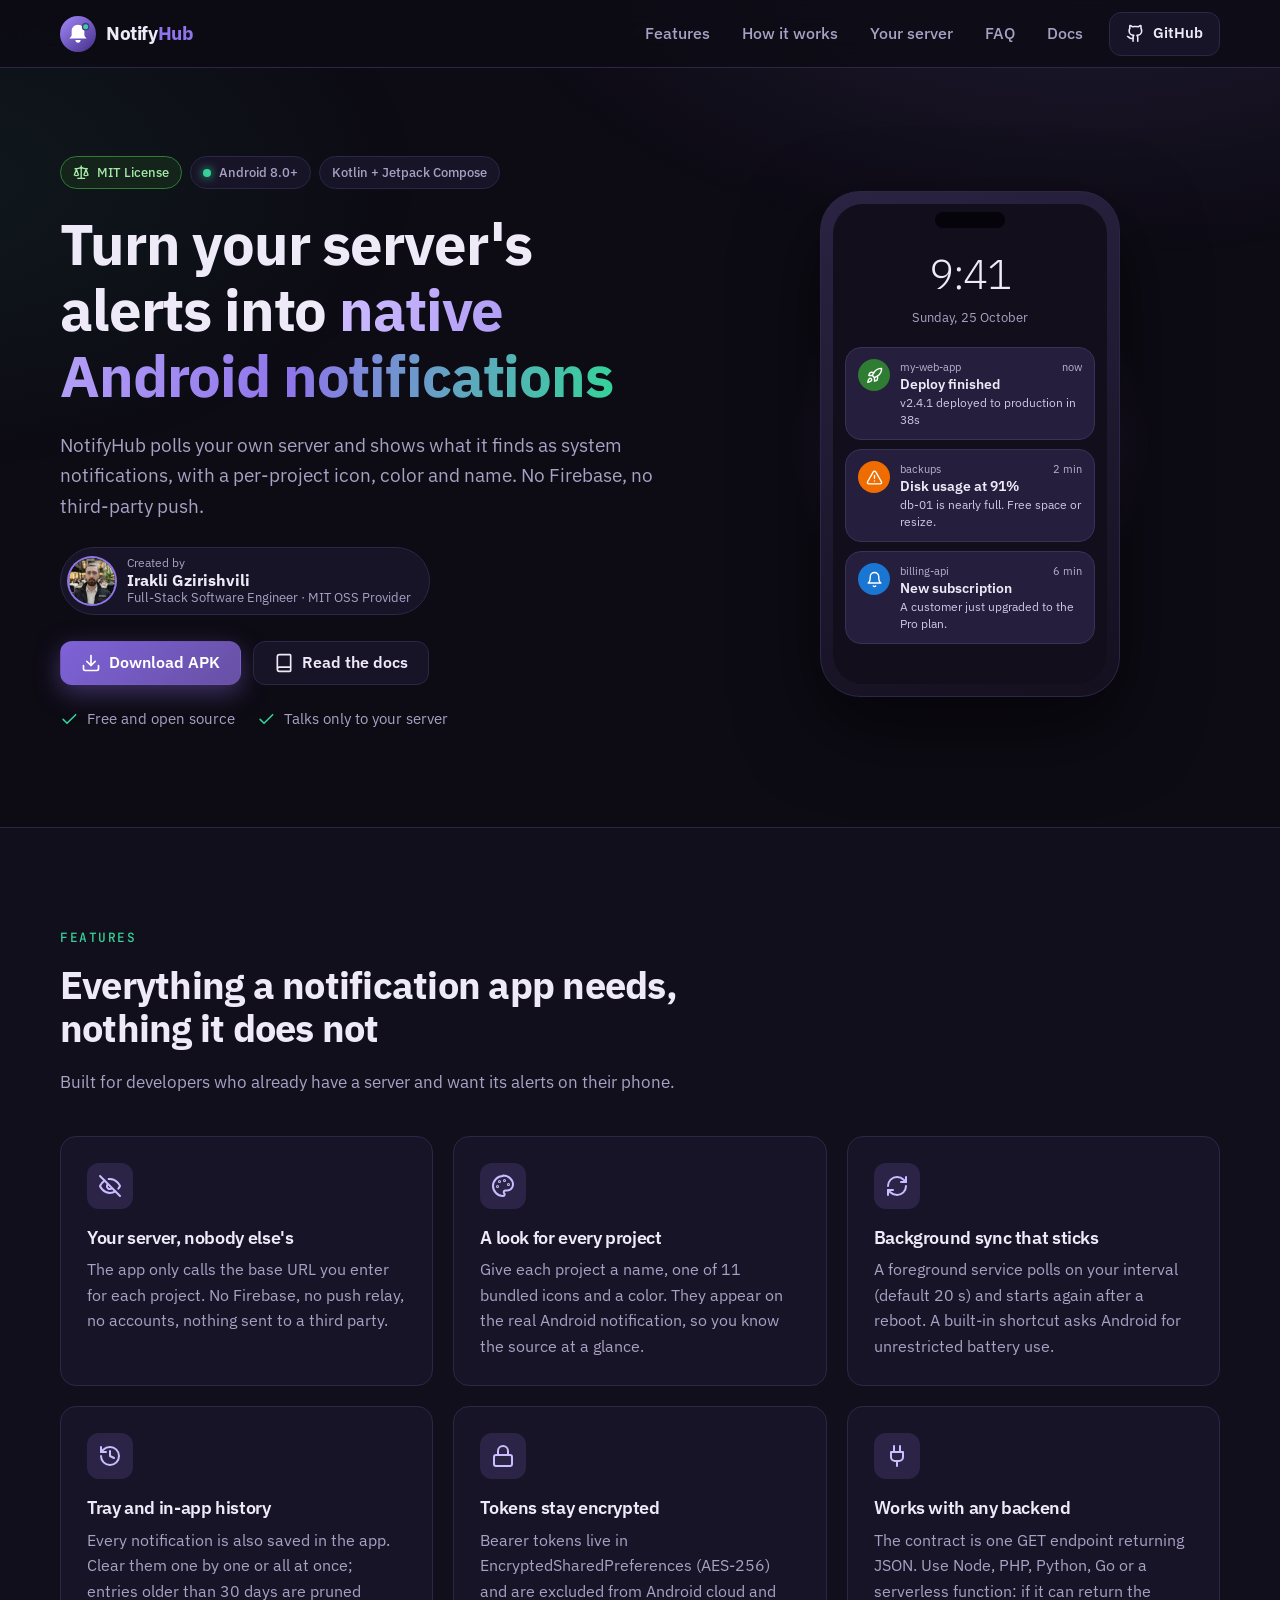
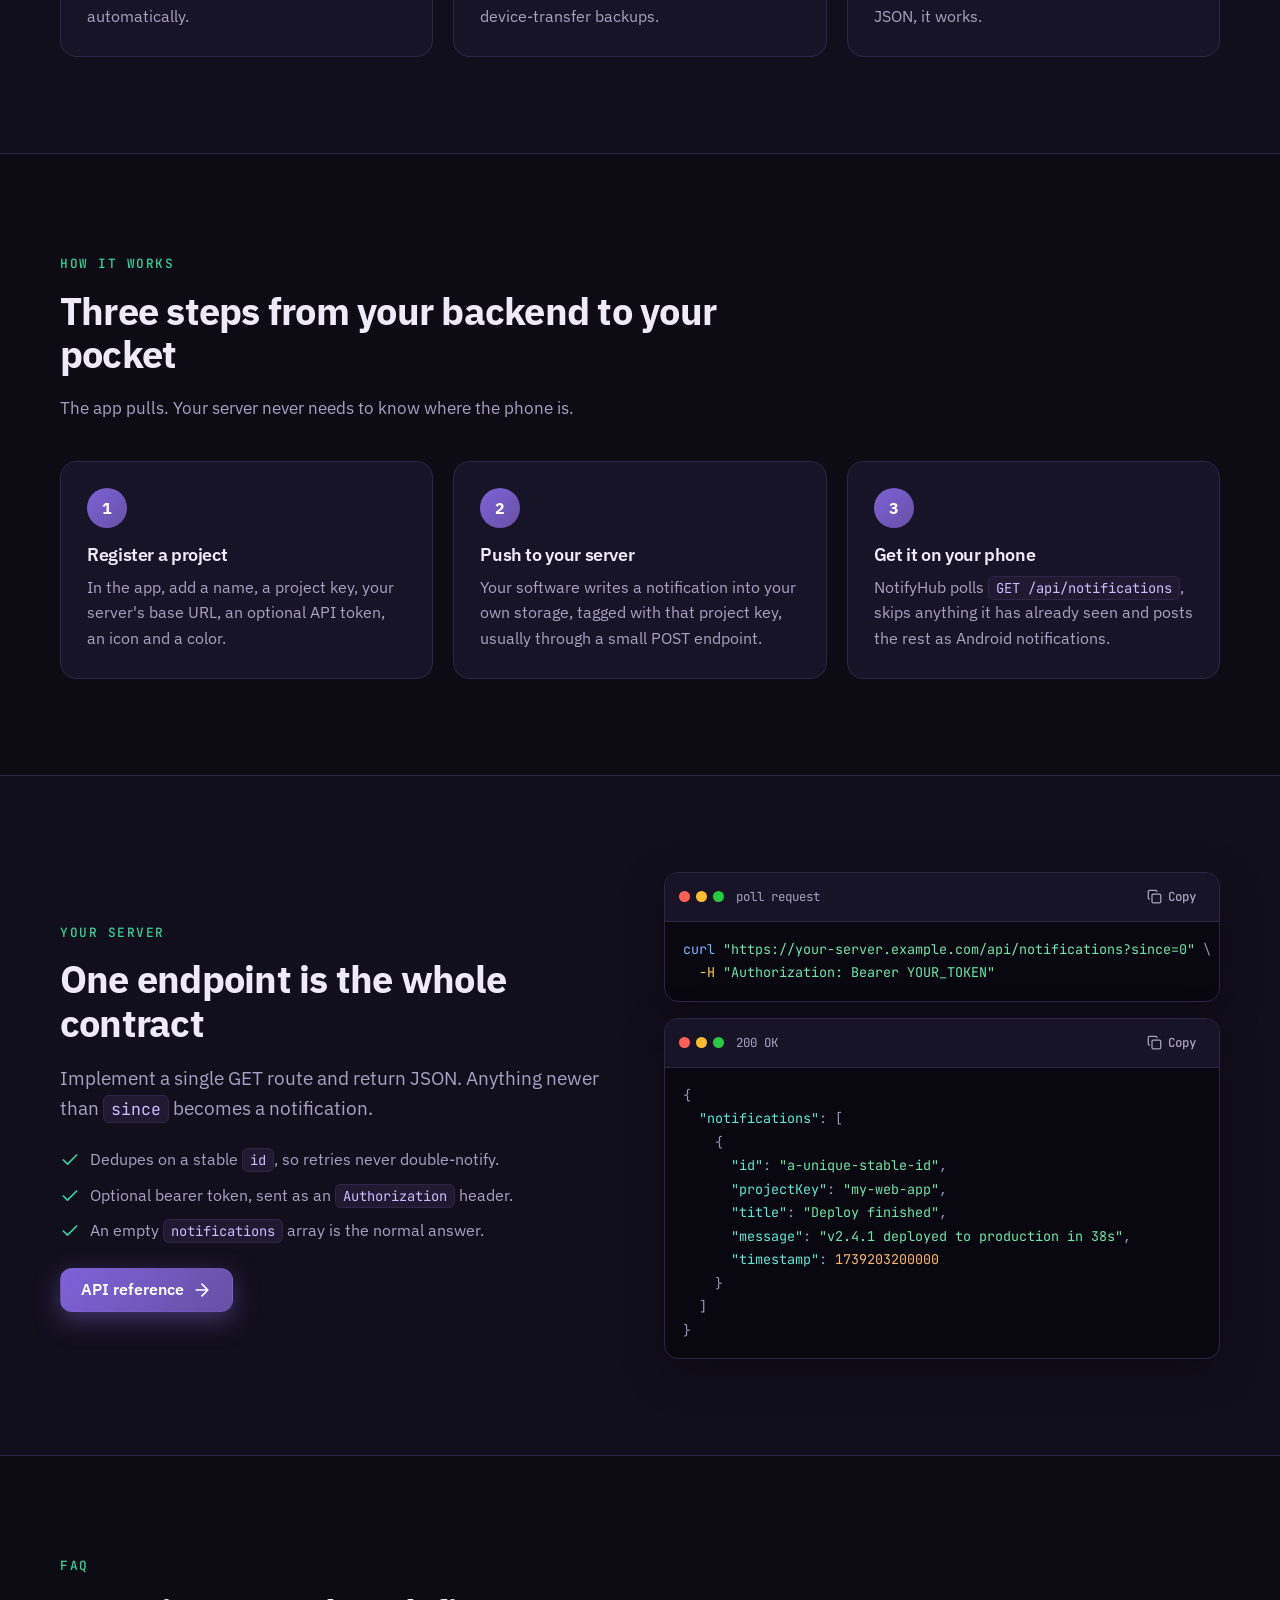
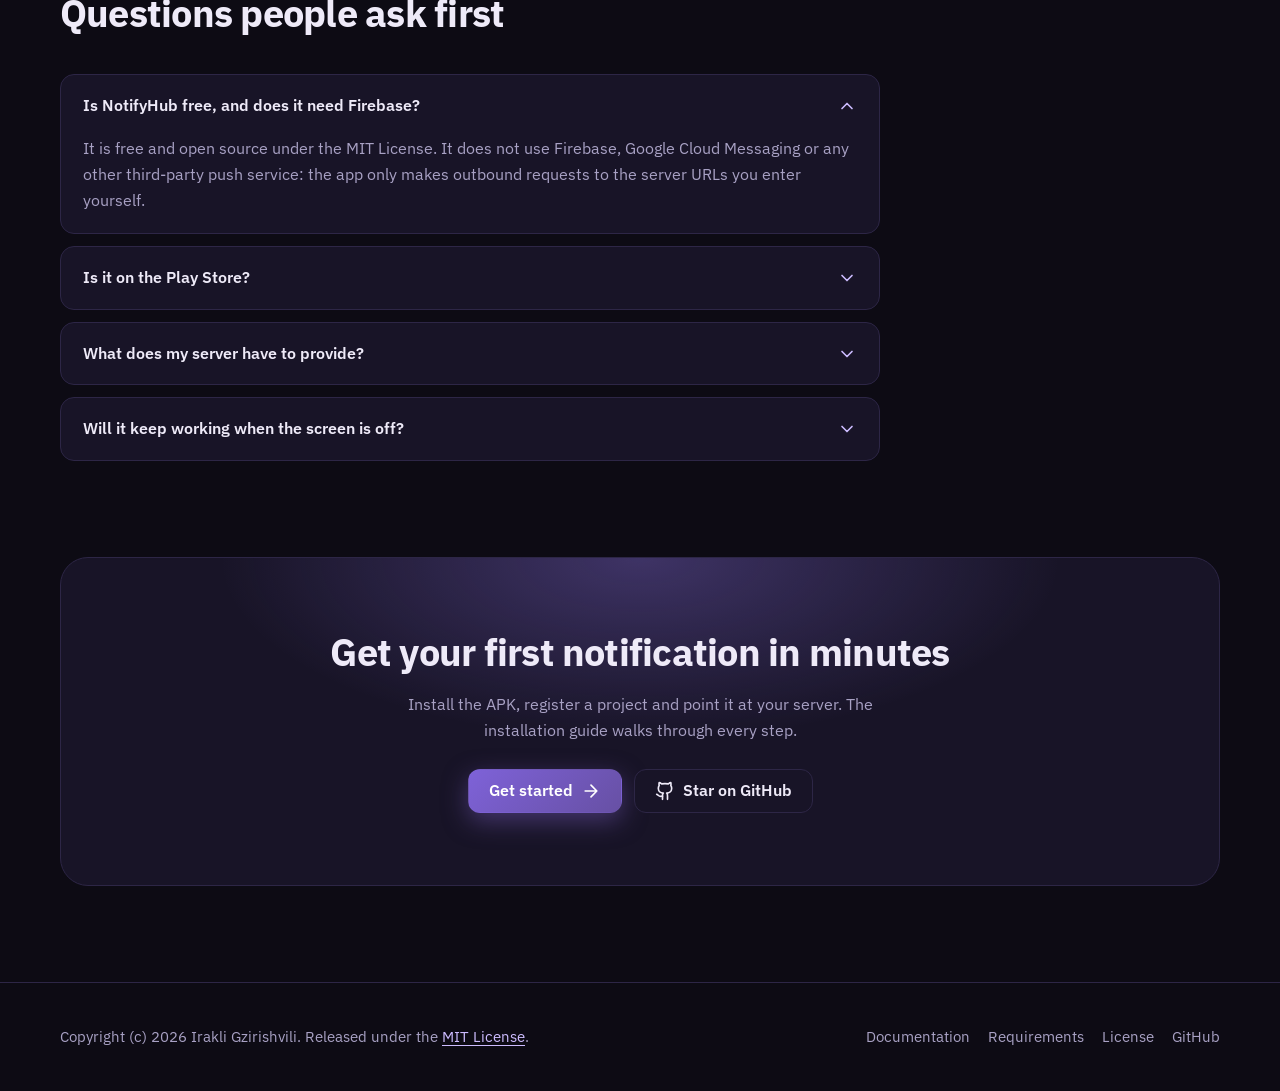
<file: docs/index.html>
<!doctype html>
<html lang="en">
<head>
<meta charset="utf-8">
<meta name="viewport" content="width=device-width, initial-scale=1">
<title>NotifyHub: Self-Hosted Android Notifications, No Firebase</title>
<meta name="description" content="NotifyHub is a free, open-source Android app that polls your own server and shows each alert as a notification with a per-project icon. No Firebase.">
<meta name="keywords" content="android notifications, self-hosted notifications, no firebase, push notifications alternative, android app, kotlin, jetpack compose, polling service, open source, MIT license">
<meta name="author" content="Irakli Gzirishvili">
<meta name="robots" content="index, follow, max-image-preview:large">
<meta name="theme-color" content="#0d0b14">
<link rel="canonical" href="https://ig-ongit.github.io/NotifyHub/">
<meta property="og:type" content="website">
<meta property="og:site_name" content="NotifyHub">
<meta property="og:title" content="NotifyHub: Self-Hosted Android Notifications, No Firebase">
<meta property="og:description" content="NotifyHub is a free, open-source Android app that polls your own server and shows each alert as a notification with a per-project icon. No Firebase.">
<meta property="og:url" content="https://ig-ongit.github.io/NotifyHub/">
<meta property="og:image" content="https://ig-ongit.github.io/NotifyHub/assets/github.png">
<meta property="og:image:width" content="1280">
<meta property="og:image:height" content="640">
<meta property="og:image:alt" content="NotifyHub: Your server's alerts, as native Android notifications">
<meta name="twitter:card" content="summary_large_image">
<meta name="twitter:title" content="NotifyHub: Self-Hosted Android Notifications, No Firebase">
<meta name="twitter:description" content="NotifyHub is a free, open-source Android app that polls your own server and shows each alert as a notification with a per-project icon. No Firebase.">
<meta name="twitter:image" content="https://ig-ongit.github.io/NotifyHub/assets/github.png">
<link rel="icon" type="image/svg+xml" href="assets/favicon.svg">
<link rel="preconnect" href="https://fonts.googleapis.com">
<link rel="preconnect" href="https://fonts.gstatic.com" crossorigin>
<link rel="stylesheet" href="https://fonts.googleapis.com/css2?family=IBM+Plex+Sans:wght@400;500;600;700&family=JetBrains+Mono:wght@400;500;700&display=swap">
<link rel="stylesheet" href="assets/style.css">
<script type="application/ld+json">
{
  "@context": "https://schema.org",
  "@graph": [
    {
      "@type": "SoftwareApplication",
      "name": "NotifyHub",
      "operatingSystem": "Android 8.0+",
      "applicationCategory": "UtilitiesApplication",
      "description": "NotifyHub is a free, open-source Android app that polls your own server and shows each alert as a notification with a per-project icon. No Firebase.",
      "url": "https://ig-ongit.github.io/NotifyHub/",
      "image": "https://ig-ongit.github.io/NotifyHub/assets/github.png",
      "downloadUrl": "https://github.com/IG-onGit/NotifyHub/raw/main/NotifyHub.apk",
      "license": "https://github.com/IG-onGit/NotifyHub/blob/main/LICENSE",
      "offers": {
        "@type": "Offer",
        "price": "0",
        "priceCurrency": "USD"
      },
      "author": {
        "@type": "Person",
        "name": "Irakli Gzirishvili",
        "jobTitle": "Full-Stack Software Engineer",
        "url": "https://github.com/IG-onGit",
        "sameAs": [
          "https://github.com/IG-onGit",
          "https://www.linkedin.com/in/ig-link",
          "https://x.com/IG_onX"
        ]
      }
    },
    {
      "@type": "FAQPage",
      "mainEntity": [
        {
          "@type": "Question",
          "name": "Is NotifyHub free, and does it need Firebase?",
          "acceptedAnswer": {
            "@type": "Answer",
            "text": "It is free and open source under the MIT License. It does not use Firebase, Google Cloud Messaging or any other third-party push service: the app only makes outbound requests to the server URLs you enter yourself."
          }
        },
        {
          "@type": "Question",
          "name": "Is it on the Play Store?",
          "acceptedAnswer": {
            "@type": "Answer",
            "text": "No. There is no store listing. You can download the prebuilt NotifyHub.apk from the GitHub repository and sideload it, or build the app yourself with Android Studio."
          }
        },
        {
          "@type": "Question",
          "name": "What does my server have to provide?",
          "acceptedAnswer": {
            "@type": "Answer",
            "text": "One endpoint: GET /api/notifications?since=<epochMillis>, returning JSON with a notifications array. How notifications get into your server's storage is up to you; a small POST endpoint is the usual pattern."
          }
        },
        {
          "@type": "Question",
          "name": "Will it keep working when the screen is off?",
          "acceptedAnswer": {
            "@type": "Answer",
            "text": "Background sync runs as a foreground service with a visible sync notification and restarts after a reboot. For the most reliable results, allow NotifyHub to run unrestricted in Android's battery settings; the Settings screen has a button for that."
          }
        }
      ]
    }
  ]
}
</script>
<meta name="google-site-verification" content="KW_FPvh6H9w-IPBSeRbdajFq0owdg60dTdN3nYFQ4sA" />
</head>
<body>
<a class="skip" href="#main">Skip to content</a>
<svg xmlns="http://www.w3.org/2000/svg" class="sprite" style="display:none" aria-hidden="true"><symbol id="i-bell" viewBox="0 0 24 24"><path d="M6 8a6 6 0 0 1 12 0c0 7 3 9 3 9H3s3-2 3-9"/><path d="M10.3 21a1.94 1.94 0 0 0 3.4 0"/></symbol><symbol id="i-shield" viewBox="0 0 24 24"><path d="M20 13c0 5-3.5 7.5-7.66 8.95a1 1 0 0 1-.67-.01C7.5 20.5 4 18 4 13V6a1 1 0 0 1 1-1c2 0 4.5-1.2 6.24-2.72a1.17 1.17 0 0 1 1.52 0C14.51 3.81 17 5 19 5a1 1 0 0 1 1 1z"/></symbol><symbol id="i-server" viewBox="0 0 24 24"><rect width="20" height="8" x="2" y="2" rx="2"/><rect width="20" height="8" x="2" y="14" rx="2"/><path d="M6 6h.01M6 18h.01"/></symbol><symbol id="i-palette" viewBox="0 0 24 24"><circle cx="13.5" cy="6.5" r=".5"/><circle cx="17.5" cy="10.5" r=".5"/><circle cx="8.5" cy="7.5" r=".5"/><circle cx="6.5" cy="12.5" r=".5"/><path d="M12 2C6.5 2 2 6.5 2 12s4.5 10 10 10c.93 0 1.65-.75 1.65-1.65 0-.43-.17-.82-.45-1.1-.27-.29-.43-.67-.43-1.1 0-.9.75-1.65 1.65-1.65H16c3.31 0 6-2.69 6-6 0-4.96-4.49-9-10-9z"/></symbol><symbol id="i-refresh" viewBox="0 0 24 24"><path d="M3 12a9 9 0 0 1 9-9 9.75 9.75 0 0 1 6.74 2.74L21 8"/><path d="M21 3v5h-5"/><path d="M21 12a9 9 0 0 1-9 9 9.75 9.75 0 0 1-6.74-2.74L3 16"/><path d="M8 16H3v5"/></symbol><symbol id="i-history" viewBox="0 0 24 24"><path d="M3 12a9 9 0 1 0 9-9 9.75 9.75 0 0 0-6.74 2.74L3 8"/><path d="M3 3v5h5"/><path d="M12 7v5l4 2"/></symbol><symbol id="i-github" viewBox="0 0 24 24"><path d="M15 22v-4a4.8 4.8 0 0 0-1-3.5c3 0 6-2 6-5.5.08-1.25-.27-2.48-1-3.5.28-1.15.28-2.35 0-3.5 0 0-1 0-3 1.5-2.64-.5-5.36-.5-8 0C6 2 5 2 5 2c-.3 1.15-.3 2.35 0 3.5A5.4 5.4 0 0 0 4 9c0 3.5 3 5.5 6 5.5-.39.49-.68 1.05-.85 1.65S8.93 17.38 9 18v4"/><path d="M9 18c-4.51 2-5-2-7-2"/></symbol><symbol id="i-download" viewBox="0 0 24 24"><path d="M21 15v4a2 2 0 0 1-2 2H5a2 2 0 0 1-2-2v-4"/><path d="m7 10 5 5 5-5"/><path d="M12 15V3"/></symbol><symbol id="i-book" viewBox="0 0 24 24"><path d="M4 19.5v-15A2.5 2.5 0 0 1 6.5 2H19a1 1 0 0 1 1 1v18a1 1 0 0 1-1 1H6.5a1 1 0 0 1 0-5H20"/></symbol><symbol id="i-copy" viewBox="0 0 24 24"><rect width="14" height="14" x="8" y="8" rx="2"/><path d="M4 16c-1.1 0-2-.9-2-2V4c0-1.1.9-2 2-2h10c1.1 0 2 .9 2 2"/></symbol><symbol id="i-check" viewBox="0 0 24 24"><path d="M20 6 9 17l-5-5"/></symbol><symbol id="i-menu" viewBox="0 0 24 24"><path d="M4 6h16M4 12h16M4 18h16"/></symbol><symbol id="i-x" viewBox="0 0 24 24"><path d="M18 6 6 18M6 6l12 12"/></symbol><symbol id="i-chevron" viewBox="0 0 24 24"><path d="m6 9 6 6 6-6"/></symbol><symbol id="i-arrow" viewBox="0 0 24 24"><path d="M5 12h14M12 5l7 7-7 7"/></symbol><symbol id="i-arrow-left" viewBox="0 0 24 24"><path d="M19 12H5M12 19l-7-7 7-7"/></symbol><symbol id="i-lock" viewBox="0 0 24 24"><rect width="18" height="11" x="3" y="11" rx="2"/><path d="M7 11V7a5 5 0 0 1 10 0v4"/></symbol><symbol id="i-phone" viewBox="0 0 24 24"><rect width="14" height="20" x="5" y="2" rx="2"/><path d="M12 18h.01"/></symbol><symbol id="i-scale" viewBox="0 0 24 24"><path d="m16 16 3-8 3 8c-.87.65-1.92 1-3 1s-2.13-.35-3-1z"/><path d="m2 16 3-8 3 8c-.87.65-1.92 1-3 1s-2.13-.35-3-1z"/><path d="M7 21h10M12 3v18M3 7h2c2 0 5-1 7-2 2 1 5 2 7 2h2"/></symbol><symbol id="i-user" viewBox="0 0 24 24"><path d="M19 21v-2a4 4 0 0 0-4-4H9a4 4 0 0 0-4 4v2"/><circle cx="12" cy="7" r="4"/></symbol><symbol id="i-cpu" viewBox="0 0 24 24"><rect width="16" height="16" x="4" y="4" rx="2"/><rect width="6" height="6" x="9" y="9" rx="1"/><path d="M15 2v2M15 20v2M2 15h2M2 9h2M20 15h2M20 9h2M9 2v2M9 20v2"/></symbol><symbol id="i-folder" viewBox="0 0 24 24"><path d="M20 20a2 2 0 0 0 2-2V8a2 2 0 0 0-2-2h-7.9a2 2 0 0 1-1.69-.9L9.6 3.9A2 2 0 0 0 7.93 3H4a2 2 0 0 0-2 2v13a2 2 0 0 0 2 2Z"/></symbol><symbol id="i-compass" viewBox="0 0 24 24"><circle cx="12" cy="12" r="10"/><path d="m16.24 7.76-1.804 5.411a2 2 0 0 1-1.265 1.265L7.76 16.24l1.804-5.411a2 2 0 0 1 1.265-1.265z"/></symbol><symbol id="i-plug" viewBox="0 0 24 24"><path d="M12 22v-5M9 8V2M15 8V2M18 8v5a4 4 0 0 1-4 4h-4a4 4 0 0 1-4-4V8Z"/></symbol><symbol id="i-terminal" viewBox="0 0 24 24"><path d="m4 17 6-6-6-6M12 19h8"/></symbol><symbol id="i-twitter-x" viewBox="0 0 24 24"><path d="M4 4l11.7 16H20L8.3 4z"/><path d="M4 20l6.8-6.8M13.2 10.8 20 4"/></symbol><symbol id="i-linkedin" viewBox="0 0 24 24"><path d="M16 8a6 6 0 0 1 6 6v7h-4v-7a2 2 0 0 0-4 0v7h-4v-7a6 6 0 0 1 6-6z"/><rect width="4" height="12" x="2" y="9"/><circle cx="4" cy="4" r="2"/></symbol><symbol id="i-rocket" viewBox="0 0 24 24"><path d="M4.5 16.5c-1.5 1.26-2 5-2 5s3.74-.5 5-2c.71-.84.7-2.13-.09-2.91a2.18 2.18 0 0 0-2.91-.09z"/><path d="m12 15-3-3a22 22 0 0 1 2-3.95A12.88 12.88 0 0 1 22 2c0 2.72-.78 7.5-6 11a22.35 22.35 0 0 1-4 2z"/><path d="M9 12H4s.55-3.03 2-4c1.62-1.08 5 0 5 0M12 15v5s3.03-.55 4-2c1.08-1.62 0-5 0-5"/></symbol><symbol id="i-alert" viewBox="0 0 24 24"><path d="m21.73 18-8-14a2 2 0 0 0-3.48 0l-8 14A2 2 0 0 0 4 21h16a2 2 0 0 0 1.73-3z"/><path d="M12 9v4M12 17h.01"/></symbol><symbol id="i-info" viewBox="0 0 24 24"><circle cx="12" cy="12" r="10"/><path d="M12 16v-4M12 8h.01"/></symbol><symbol id="i-home" viewBox="0 0 24 24"><path d="m3 9 9-7 9 7v11a2 2 0 0 1-2 2H5a2 2 0 0 1-2-2z"/><path d="M9 22V12h6v10"/></symbol><symbol id="i-eye-off" viewBox="0 0 24 24"><path d="M10.73 5.08A10.43 10.43 0 0 1 12 5c7 0 10 7 10 7a13.16 13.16 0 0 1-1.67 2.68M6.61 6.61A13.53 13.53 0 0 0 2 12s3 7 10 7a9.74 9.74 0 0 0 5.39-1.61"/><path d="m2 2 20 20M14.12 14.12a3 3 0 1 1-4.24-4.24"/></symbol></svg>
<header class="site-header">
<div class="container header-in">
<a class="brand" href="./" aria-label="NotifyHub home"><img src="assets/logo.svg" width="36" height="36" alt=""><span>Notify<b>Hub</b></span></a>
<nav class="nav" id="site-nav" aria-label="Main"><a href="#features">Features</a><a href="#how">How it works</a><a href="#api">Your server</a><a href="#faq">FAQ</a><a href="docs/">Docs</a><a class="btn btn-ghost btn-sm" href="https://github.com/IG-onGit/NotifyHub" rel="noopener"><svg class="icon" aria-hidden="true"><use href="#i-github"/></svg> GitHub</a></nav>
<button type="button" class="burger" aria-controls="site-nav" aria-expanded="false" aria-label="Open menu"><svg class="icon i-open" aria-hidden="true"><use href="#i-menu"/></svg><svg class="icon i-close" aria-hidden="true"><use href="#i-x"/></svg></button>
</div>
</header>
<main id="main">
<section class="hero">
<div class="container hero-grid">
<div>
<div class="badges">
<span class="badge mit"><svg class="icon" aria-hidden="true"><use href="#i-scale"/></svg> MIT License</span>
<span class="badge"><span class="dot"></span> Android 8.0+</span>
<span class="badge">Kotlin + Jetpack Compose</span>
</div>
<h1>Turn your server's alerts into <span class="grad">native Android notifications</span></h1>
<p class="lead">NotifyHub polls your own server and shows what it finds as system notifications, with a per-project icon, color and name. No Firebase, no third-party push.</p>
<a class="author-pill" href="docs/#author"><img src="assets/Irakli%20Gzirishvili.png" width="300" height="300" alt="Irakli Gzirishvili"><span><small>Created by</small><strong>Irakli Gzirishvili</strong><span class="role">Full-Stack Software Engineer · MIT OSS Provider</span></span></a>
<div class="cta-row">
<a class="btn btn-primary" href="https://github.com/IG-onGit/NotifyHub/raw/main/NotifyHub.apk" rel="noopener"><svg class="icon" aria-hidden="true"><use href="#i-download"/></svg> Download APK</a>
<a class="btn btn-ghost" href="docs/"><svg class="icon" aria-hidden="true"><use href="#i-book"/></svg> Read the docs</a>
</div>
<ul class="trust">
<li><svg class="icon" aria-hidden="true"><use href="#i-check"/></svg> Free and open source</li>
<li><svg class="icon" aria-hidden="true"><use href="#i-check"/></svg> Talks only to your server</li>
</ul>
</div>
<div class="mock" aria-hidden="true"><div class="phone"><div class="phone-screen">
<div class="phone-time">9:41</div><div class="phone-date">Sunday, 25 October</div>
<div class="ncard"><span class="ni" style="background:#2e7d32"><svg class="icon" aria-hidden="true"><use href="#i-rocket"/></svg></span><div><div class="nh"><span>my-web-app</span><span>now</span></div><div class="nt">Deploy finished</div><div class="nm">v2.4.1 deployed to production in 38s</div></div></div>
<div class="ncard"><span class="ni" style="background:#ef6c00"><svg class="icon" aria-hidden="true"><use href="#i-alert"/></svg></span><div><div class="nh"><span>backups</span><span>2 min</span></div><div class="nt">Disk usage at 91%</div><div class="nm">db-01 is nearly full. Free space or resize.</div></div></div>
<div class="ncard"><span class="ni" style="background:#1976d2"><svg class="icon" aria-hidden="true"><use href="#i-bell"/></svg></span><div><div class="nh"><span>billing-api</span><span>6 min</span></div><div class="nt">New subscription</div><div class="nm">A customer just upgraded to the Pro plan.</div></div></div>
</div></div></div>
</div>
</section>

<section class="block alt" id="features">
<div class="container">
<div class="section-head"><span class="eyebrow">Features</span><h2>Everything a notification app needs, nothing it does not</h2><p>Built for developers who already have a server and want its alerts on their phone.</p></div>
<div class="grid-3"><article class="card"><div class="tile"><svg class="icon" aria-hidden="true"><use href="#i-eye-off"/></svg></div><h3>Your server, nobody else's</h3><p>The app only calls the base URL you enter for each project. No Firebase, no push relay, no accounts, nothing sent to a third party.</p></article><article class="card"><div class="tile"><svg class="icon" aria-hidden="true"><use href="#i-palette"/></svg></div><h3>A look for every project</h3><p>Give each project a name, one of 11 bundled icons and a color. They appear on the real Android notification, so you know the source at a glance.</p></article><article class="card"><div class="tile"><svg class="icon" aria-hidden="true"><use href="#i-refresh"/></svg></div><h3>Background sync that sticks</h3><p>A foreground service polls on your interval (default 20 s) and starts again after a reboot. A built-in shortcut asks Android for unrestricted battery use.</p></article><article class="card"><div class="tile"><svg class="icon" aria-hidden="true"><use href="#i-history"/></svg></div><h3>Tray and in-app history</h3><p>Every notification is also saved in the app. Clear them one by one or all at once; entries older than 30 days are pruned automatically.</p></article><article class="card"><div class="tile"><svg class="icon" aria-hidden="true"><use href="#i-lock"/></svg></div><h3>Tokens stay encrypted</h3><p>Bearer tokens live in EncryptedSharedPreferences (AES-256) and are excluded from Android cloud and device-transfer backups.</p></article><article class="card"><div class="tile"><svg class="icon" aria-hidden="true"><use href="#i-plug"/></svg></div><h3>Works with any backend</h3><p>The contract is one GET endpoint returning JSON. Use Node, PHP, Python, Go or a serverless function: if it can return the JSON, it works.</p></article></div>
</div>
</section>

<section class="block" id="how">
<div class="container">
<div class="section-head"><span class="eyebrow">How it works</span><h2>Three steps from your backend to your pocket</h2><p>The app pulls. Your server never needs to know where the phone is.</p></div>
<ol class="steps"><li><h3>Register a project</h3><p>In the app, add a name, a project key, your server's base URL, an optional API token, an icon and a color.</p></li><li><h3>Push to your server</h3><p>Your software writes a notification into your own storage, tagged with that project key, usually through a small POST endpoint.</p></li><li><h3>Get it on your phone</h3><p>NotifyHub polls <code>GET /api/notifications</code>, skips anything it has already seen and posts the rest as Android notifications.</p></li></ol>
</div>
</section>

<section class="block alt" id="api">
<div class="container split">
<div>
<span class="eyebrow">Your server</span>
<h2>One endpoint is the whole contract</h2>
<p class="lead" style="margin-bottom:1.2em">Implement a single GET route and return JSON. Anything newer than <code>since</code> becomes a notification.</p>
<ul class="checks">
<li><svg class="icon" aria-hidden="true"><use href="#i-check"/></svg><span>Dedupes on a stable <code>id</code>, so retries never double-notify.</span></li>
<li><svg class="icon" aria-hidden="true"><use href="#i-check"/></svg><span>Optional bearer token, sent as an <code>Authorization</code> header.</span></li>
<li><svg class="icon" aria-hidden="true"><use href="#i-check"/></svg><span>An empty <code>notifications</code> array is the normal answer.</span></li>
</ul>
<a class="btn btn-primary" href="docs/#api-contract">API reference <svg class="icon" aria-hidden="true"><use href="#i-arrow"/></svg></a>
</div>
<div class="stack"><pre><code data-lang="bash" data-title="poll request">curl "https://your-server.example.com/api/notifications?since=0" \
  -H "Authorization: Bearer YOUR_TOKEN"</code></pre><pre><code data-lang="json" data-title="200 OK">{
  "notifications": [
    {
      "id": "a-unique-stable-id",
      "projectKey": "my-web-app",
      "title": "Deploy finished",
      "message": "v2.4.1 deployed to production in 38s",
      "timestamp": 1739203200000
    }
  ]
}</code></pre></div>
</div>
</section>

<section class="block" id="faq">
<div class="container">
<div class="section-head"><span class="eyebrow">FAQ</span><h2>Questions people ask first</h2></div>
<div class="faq"><details open><summary>Is NotifyHub free, and does it need Firebase?<svg class="icon" aria-hidden="true"><use href="#i-chevron"/></svg></summary><p>It is free and open source under the MIT License. It does not use Firebase, Google Cloud Messaging or any other third-party push service: the app only makes outbound requests to the server URLs you enter yourself.</p></details><details><summary>Is it on the Play Store?<svg class="icon" aria-hidden="true"><use href="#i-chevron"/></svg></summary><p>No. There is no store listing. You can download the prebuilt NotifyHub.apk from the GitHub repository and sideload it, or build the app yourself with Android Studio.</p></details><details><summary>What does my server have to provide?<svg class="icon" aria-hidden="true"><use href="#i-chevron"/></svg></summary><p>One endpoint: GET /api/notifications?since=&lt;epochMillis&gt;, returning JSON with a notifications array. How notifications get into your server&#x27;s storage is up to you; a small POST endpoint is the usual pattern.</p></details><details><summary>Will it keep working when the screen is off?<svg class="icon" aria-hidden="true"><use href="#i-chevron"/></svg></summary><p>Background sync runs as a foreground service with a visible sync notification and restarts after a reboot. For the most reliable results, allow NotifyHub to run unrestricted in Android&#x27;s battery settings; the Settings screen has a button for that.</p></details></div>
</div>
</section>

<section class="block" style="padding-top:0">
<div class="container">
<div class="cta-band">
<h2>Get your first notification in minutes</h2>
<p>Install the APK, register a project and point it at your server. The installation guide walks through every step.</p>
<div class="cta-row">
<a class="btn btn-primary" href="docs/#installation">Get started <svg class="icon" aria-hidden="true"><use href="#i-arrow"/></svg></a>
<a class="btn btn-ghost" href="https://github.com/IG-onGit/NotifyHub" rel="noopener"><svg class="icon" aria-hidden="true"><use href="#i-github"/></svg> Star on GitHub</a>
</div>
</div>
</div>
</section>
</main>
<footer class="site-footer">
<div class="container foot-in">
<p style="margin:0">Copyright (c) 2026 Irakli Gzirishvili. Released under the <a href="docs/#license">MIT License</a>.</p>
<nav aria-label="Footer">
<a href="docs/">Documentation</a>
<a href="docs/#requirements">Requirements</a>
<a href="docs/#license">License</a>
<a href="https://github.com/IG-onGit/NotifyHub" rel="noopener">GitHub</a>
</nav>
</div>
</footer>
<script src="assets/main.js" defer></script>
</body>
</html>
</file>
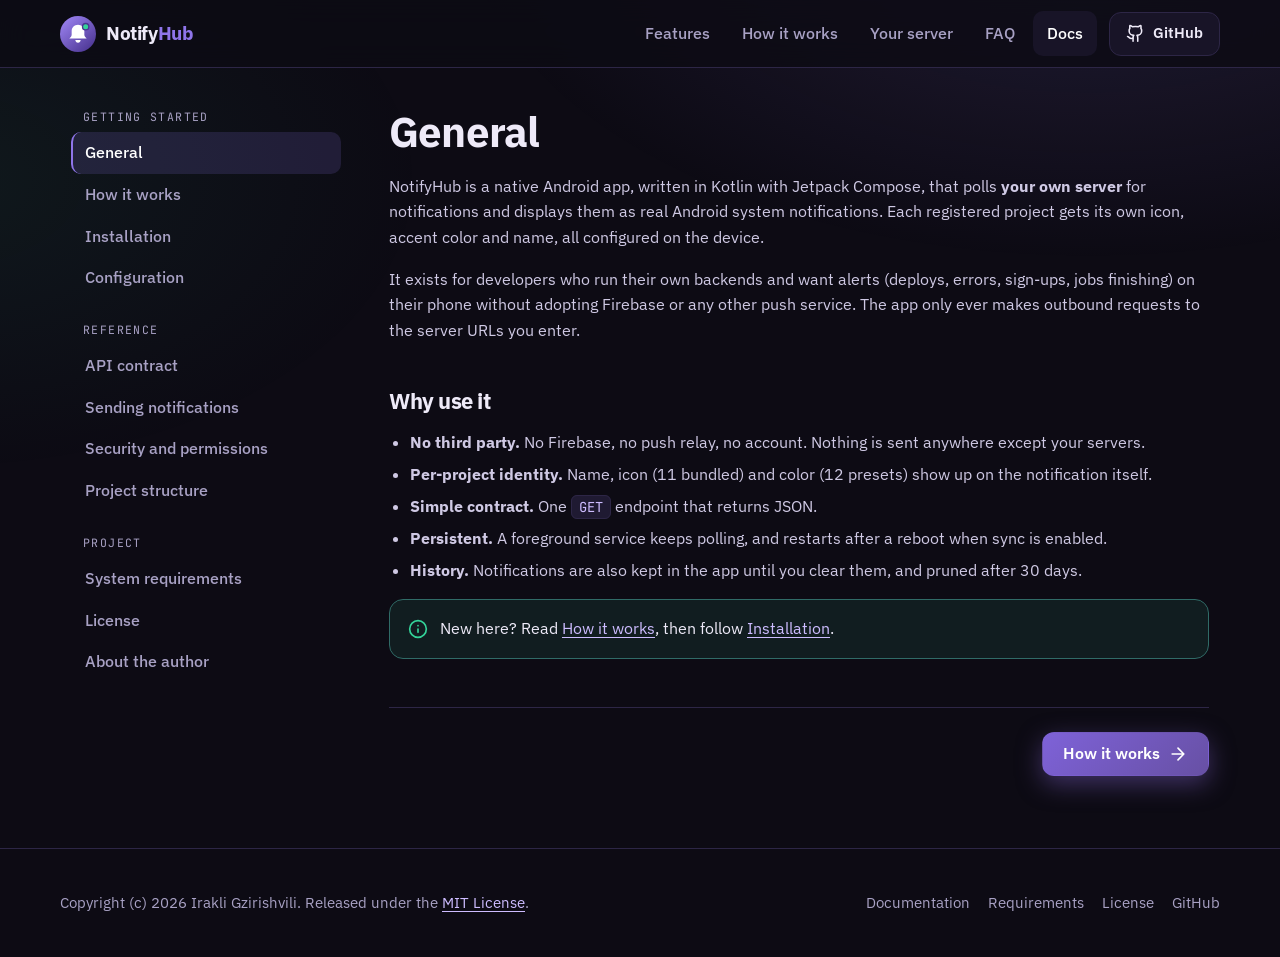
<file: docs/docs/index.html>
<!doctype html>
<html lang="en">
<head>
<meta charset="utf-8">
<meta name="viewport" content="width=device-width, initial-scale=1">
<title>NotifyHub Documentation: Setup, API Contract and Security</title>
<meta name="description" content="Install NotifyHub, register projects and implement the one GET endpoint your server needs. Covers configuration, the API contract, security and requirements.">
<meta name="keywords" content="notifyhub documentation, android notification app, self-hosted notifications, api contract, polling api, bearer token, installation guide, android 8.0, kotlin, open source">
<meta name="author" content="Irakli Gzirishvili">
<meta name="robots" content="index, follow, max-image-preview:large">
<meta name="theme-color" content="#0d0b14">
<link rel="canonical" href="https://ig-ongit.github.io/NotifyHub/docs/">
<meta property="og:type" content="website">
<meta property="og:site_name" content="NotifyHub">
<meta property="og:title" content="NotifyHub Documentation: Setup, API Contract and Security">
<meta property="og:description" content="Install NotifyHub, register projects and implement the one GET endpoint your server needs. Covers configuration, the API contract, security and requirements.">
<meta property="og:url" content="https://ig-ongit.github.io/NotifyHub/docs/">
<meta property="og:image" content="https://ig-ongit.github.io/NotifyHub/assets/github.png">
<meta property="og:image:width" content="1280">
<meta property="og:image:height" content="640">
<meta property="og:image:alt" content="NotifyHub: Your server's alerts, as native Android notifications">
<meta name="twitter:card" content="summary_large_image">
<meta name="twitter:title" content="NotifyHub Documentation: Setup, API Contract and Security">
<meta name="twitter:description" content="Install NotifyHub, register projects and implement the one GET endpoint your server needs. Covers configuration, the API contract, security and requirements.">
<meta name="twitter:image" content="https://ig-ongit.github.io/NotifyHub/assets/github.png">
<link rel="icon" type="image/svg+xml" href="../assets/favicon.svg">
<link rel="preconnect" href="https://fonts.googleapis.com">
<link rel="preconnect" href="https://fonts.gstatic.com" crossorigin>
<link rel="stylesheet" href="https://fonts.googleapis.com/css2?family=IBM+Plex+Sans:wght@400;500;600;700&family=JetBrains+Mono:wght@400;500;700&display=swap">
<link rel="stylesheet" href="../assets/style.css">
<script type="application/ld+json">
{
  "@context": "https://schema.org",
  "@type": "TechArticle",
  "headline": "NotifyHub Documentation",
  "description": "Install NotifyHub, register projects and implement the one GET endpoint your server needs. Covers configuration, the API contract, security and requirements.",
  "url": "https://ig-ongit.github.io/NotifyHub/docs/",
  "image": "https://ig-ongit.github.io/NotifyHub/assets/github.png",
  "inLanguage": "en",
  "author": {
    "@type": "Person",
    "name": "Irakli Gzirishvili",
    "jobTitle": "Full-Stack Software Engineer",
    "url": "https://github.com/IG-onGit",
    "sameAs": [
      "https://github.com/IG-onGit",
      "https://www.linkedin.com/in/ig-link",
      "https://x.com/IG_onX"
    ]
  }
}
</script>
</head>
<body class="docs-page">
<a class="skip" href="#main">Skip to content</a>
<svg xmlns="http://www.w3.org/2000/svg" class="sprite" style="display:none" aria-hidden="true"><symbol id="i-bell" viewBox="0 0 24 24"><path d="M6 8a6 6 0 0 1 12 0c0 7 3 9 3 9H3s3-2 3-9"/><path d="M10.3 21a1.94 1.94 0 0 0 3.4 0"/></symbol><symbol id="i-shield" viewBox="0 0 24 24"><path d="M20 13c0 5-3.5 7.5-7.66 8.95a1 1 0 0 1-.67-.01C7.5 20.5 4 18 4 13V6a1 1 0 0 1 1-1c2 0 4.5-1.2 6.24-2.72a1.17 1.17 0 0 1 1.52 0C14.51 3.81 17 5 19 5a1 1 0 0 1 1 1z"/></symbol><symbol id="i-server" viewBox="0 0 24 24"><rect width="20" height="8" x="2" y="2" rx="2"/><rect width="20" height="8" x="2" y="14" rx="2"/><path d="M6 6h.01M6 18h.01"/></symbol><symbol id="i-palette" viewBox="0 0 24 24"><circle cx="13.5" cy="6.5" r=".5"/><circle cx="17.5" cy="10.5" r=".5"/><circle cx="8.5" cy="7.5" r=".5"/><circle cx="6.5" cy="12.5" r=".5"/><path d="M12 2C6.5 2 2 6.5 2 12s4.5 10 10 10c.93 0 1.65-.75 1.65-1.65 0-.43-.17-.82-.45-1.1-.27-.29-.43-.67-.43-1.1 0-.9.75-1.65 1.65-1.65H16c3.31 0 6-2.69 6-6 0-4.96-4.49-9-10-9z"/></symbol><symbol id="i-refresh" viewBox="0 0 24 24"><path d="M3 12a9 9 0 0 1 9-9 9.75 9.75 0 0 1 6.74 2.74L21 8"/><path d="M21 3v5h-5"/><path d="M21 12a9 9 0 0 1-9 9 9.75 9.75 0 0 1-6.74-2.74L3 16"/><path d="M8 16H3v5"/></symbol><symbol id="i-history" viewBox="0 0 24 24"><path d="M3 12a9 9 0 1 0 9-9 9.75 9.75 0 0 0-6.74 2.74L3 8"/><path d="M3 3v5h5"/><path d="M12 7v5l4 2"/></symbol><symbol id="i-github" viewBox="0 0 24 24"><path d="M15 22v-4a4.8 4.8 0 0 0-1-3.5c3 0 6-2 6-5.5.08-1.25-.27-2.48-1-3.5.28-1.15.28-2.35 0-3.5 0 0-1 0-3 1.5-2.64-.5-5.36-.5-8 0C6 2 5 2 5 2c-.3 1.15-.3 2.35 0 3.5A5.4 5.4 0 0 0 4 9c0 3.5 3 5.5 6 5.5-.39.49-.68 1.05-.85 1.65S8.93 17.38 9 18v4"/><path d="M9 18c-4.51 2-5-2-7-2"/></symbol><symbol id="i-download" viewBox="0 0 24 24"><path d="M21 15v4a2 2 0 0 1-2 2H5a2 2 0 0 1-2-2v-4"/><path d="m7 10 5 5 5-5"/><path d="M12 15V3"/></symbol><symbol id="i-book" viewBox="0 0 24 24"><path d="M4 19.5v-15A2.5 2.5 0 0 1 6.5 2H19a1 1 0 0 1 1 1v18a1 1 0 0 1-1 1H6.5a1 1 0 0 1 0-5H20"/></symbol><symbol id="i-copy" viewBox="0 0 24 24"><rect width="14" height="14" x="8" y="8" rx="2"/><path d="M4 16c-1.1 0-2-.9-2-2V4c0-1.1.9-2 2-2h10c1.1 0 2 .9 2 2"/></symbol><symbol id="i-check" viewBox="0 0 24 24"><path d="M20 6 9 17l-5-5"/></symbol><symbol id="i-menu" viewBox="0 0 24 24"><path d="M4 6h16M4 12h16M4 18h16"/></symbol><symbol id="i-x" viewBox="0 0 24 24"><path d="M18 6 6 18M6 6l12 12"/></symbol><symbol id="i-chevron" viewBox="0 0 24 24"><path d="m6 9 6 6 6-6"/></symbol><symbol id="i-arrow" viewBox="0 0 24 24"><path d="M5 12h14M12 5l7 7-7 7"/></symbol><symbol id="i-arrow-left" viewBox="0 0 24 24"><path d="M19 12H5M12 19l-7-7 7-7"/></symbol><symbol id="i-lock" viewBox="0 0 24 24"><rect width="18" height="11" x="3" y="11" rx="2"/><path d="M7 11V7a5 5 0 0 1 10 0v4"/></symbol><symbol id="i-phone" viewBox="0 0 24 24"><rect width="14" height="20" x="5" y="2" rx="2"/><path d="M12 18h.01"/></symbol><symbol id="i-scale" viewBox="0 0 24 24"><path d="m16 16 3-8 3 8c-.87.65-1.92 1-3 1s-2.13-.35-3-1z"/><path d="m2 16 3-8 3 8c-.87.65-1.92 1-3 1s-2.13-.35-3-1z"/><path d="M7 21h10M12 3v18M3 7h2c2 0 5-1 7-2 2 1 5 2 7 2h2"/></symbol><symbol id="i-user" viewBox="0 0 24 24"><path d="M19 21v-2a4 4 0 0 0-4-4H9a4 4 0 0 0-4 4v2"/><circle cx="12" cy="7" r="4"/></symbol><symbol id="i-cpu" viewBox="0 0 24 24"><rect width="16" height="16" x="4" y="4" rx="2"/><rect width="6" height="6" x="9" y="9" rx="1"/><path d="M15 2v2M15 20v2M2 15h2M2 9h2M20 15h2M20 9h2M9 2v2M9 20v2"/></symbol><symbol id="i-folder" viewBox="0 0 24 24"><path d="M20 20a2 2 0 0 0 2-2V8a2 2 0 0 0-2-2h-7.9a2 2 0 0 1-1.69-.9L9.6 3.9A2 2 0 0 0 7.93 3H4a2 2 0 0 0-2 2v13a2 2 0 0 0 2 2Z"/></symbol><symbol id="i-compass" viewBox="0 0 24 24"><circle cx="12" cy="12" r="10"/><path d="m16.24 7.76-1.804 5.411a2 2 0 0 1-1.265 1.265L7.76 16.24l1.804-5.411a2 2 0 0 1 1.265-1.265z"/></symbol><symbol id="i-plug" viewBox="0 0 24 24"><path d="M12 22v-5M9 8V2M15 8V2M18 8v5a4 4 0 0 1-4 4h-4a4 4 0 0 1-4-4V8Z"/></symbol><symbol id="i-terminal" viewBox="0 0 24 24"><path d="m4 17 6-6-6-6M12 19h8"/></symbol><symbol id="i-twitter-x" viewBox="0 0 24 24"><path d="M4 4l11.7 16H20L8.3 4z"/><path d="M4 20l6.8-6.8M13.2 10.8 20 4"/></symbol><symbol id="i-linkedin" viewBox="0 0 24 24"><path d="M16 8a6 6 0 0 1 6 6v7h-4v-7a2 2 0 0 0-4 0v7h-4v-7a6 6 0 0 1 6-6z"/><rect width="4" height="12" x="2" y="9"/><circle cx="4" cy="4" r="2"/></symbol><symbol id="i-rocket" viewBox="0 0 24 24"><path d="M4.5 16.5c-1.5 1.26-2 5-2 5s3.74-.5 5-2c.71-.84.7-2.13-.09-2.91a2.18 2.18 0 0 0-2.91-.09z"/><path d="m12 15-3-3a22 22 0 0 1 2-3.95A12.88 12.88 0 0 1 22 2c0 2.72-.78 7.5-6 11a22.35 22.35 0 0 1-4 2z"/><path d="M9 12H4s.55-3.03 2-4c1.62-1.08 5 0 5 0M12 15v5s3.03-.55 4-2c1.08-1.62 0-5 0-5"/></symbol><symbol id="i-alert" viewBox="0 0 24 24"><path d="m21.73 18-8-14a2 2 0 0 0-3.48 0l-8 14A2 2 0 0 0 4 21h16a2 2 0 0 0 1.73-3z"/><path d="M12 9v4M12 17h.01"/></symbol><symbol id="i-info" viewBox="0 0 24 24"><circle cx="12" cy="12" r="10"/><path d="M12 16v-4M12 8h.01"/></symbol><symbol id="i-home" viewBox="0 0 24 24"><path d="m3 9 9-7 9 7v11a2 2 0 0 1-2 2H5a2 2 0 0 1-2-2z"/><path d="M9 22V12h6v10"/></symbol><symbol id="i-eye-off" viewBox="0 0 24 24"><path d="M10.73 5.08A10.43 10.43 0 0 1 12 5c7 0 10 7 10 7a13.16 13.16 0 0 1-1.67 2.68M6.61 6.61A13.53 13.53 0 0 0 2 12s3 7 10 7a9.74 9.74 0 0 0 5.39-1.61"/><path d="m2 2 20 20M14.12 14.12a3 3 0 1 1-4.24-4.24"/></symbol></svg>
<header class="site-header">
<div class="container header-in">
<a class="brand" href="../" aria-label="NotifyHub home"><img src="../assets/logo.svg" width="36" height="36" alt=""><span>Notify<b>Hub</b></span></a>
<nav class="nav" id="site-nav" aria-label="Main"><a href="../#features">Features</a><a href="../#how">How it works</a><a href="../#api">Your server</a><a href="../#faq">FAQ</a><a href="./" aria-current="page">Docs</a><a class="btn btn-ghost btn-sm" href="https://github.com/IG-onGit/NotifyHub" rel="noopener"><svg class="icon" aria-hidden="true"><use href="#i-github"/></svg> GitHub</a></nav>
<button type="button" class="burger" aria-controls="docs-nav" aria-expanded="false" aria-label="Open menu"><svg class="icon i-open" aria-hidden="true"><use href="#i-menu"/></svg><svg class="icon i-close" aria-hidden="true"><use href="#i-x"/></svg></button>
</div>
</header>
<div class="container docs-layout">
<aside class="sidebar" id="docs-nav" aria-label="Documentation sections"><div class="grp">Getting started</div><a href="#general" data-section="general">General</a><a href="#how-it-works" data-section="how-it-works">How it works</a><a href="#installation" data-section="installation">Installation</a><a href="#configuration" data-section="configuration">Configuration</a><div class="grp">Reference</div><a href="#api-contract" data-section="api-contract">API contract</a><a href="#sending" data-section="sending">Sending notifications</a><a href="#security" data-section="security">Security and permissions</a><a href="#structure" data-section="structure">Project structure</a><div class="grp">Project</div><a href="#requirements" data-section="requirements">System requirements</a><a href="#license" data-section="license">License</a><a href="#author" data-section="author">About the author</a><div class="grp mobile-only">Site</div><a class="mobile-only" href="../"><svg class="icon" aria-hidden="true"><use href="#i-home"/></svg>&nbsp; Back to home</a><a class="mobile-only" href="https://github.com/IG-onGit/NotifyHub" rel="noopener"><svg class="icon" aria-hidden="true"><use href="#i-github"/></svg>&nbsp; GitHub</a></aside>
<main id="main">
<article class="doc-section" id="general"><h1>General</h1>
<p>NotifyHub is a native Android app, written in Kotlin with Jetpack Compose, that polls <strong>your own server</strong> for notifications and displays them as real Android system notifications. Each registered project gets its own icon, accent color and name, all configured on the device.</p>
<p>It exists for developers who run their own backends and want alerts (deploys, errors, sign-ups, jobs finishing) on their phone without adopting Firebase or any other push service. The app only ever makes outbound requests to the server URLs you enter.</p>
<h2>Why use it</h2>
<ul>
<li><strong>No third party.</strong> No Firebase, no push relay, no account. Nothing is sent anywhere except your servers.</li>
<li><strong>Per-project identity.</strong> Name, icon (11 bundled) and color (12 presets) show up on the notification itself.</li>
<li><strong>Simple contract.</strong> One <code>GET</code> endpoint that returns JSON.</li>
<li><strong>Persistent.</strong> A foreground service keeps polling, and restarts after a reboot when sync is enabled.</li>
<li><strong>History.</strong> Notifications are also kept in the app until you clear them, and pruned after 30 days.</li>
</ul>
<div class="callout"><svg class="icon" aria-hidden="true"><use href="#i-info"/></svg><div><p>New here? Read <a href="#how-it-works" data-goto="how-it-works">How it works</a>, then follow <a href="#installation" data-goto="installation">Installation</a>.</p></div></div>
<div class="pager"><a class="btn btn-primary next" href="#how-it-works" data-goto="how-it-works">How it works <svg class="icon" aria-hidden="true"><use href="#i-arrow"/></svg></a></div></article>
<article class="doc-section" id="how-it-works"><h1>How it works</h1>
<p>NotifyHub never receives pushes. It asks your server for anything new on a timer.</p>
<ol>
<li>You register each piece of software as a <strong>project</strong> in the app: name, project key, server base URL, optional token, icon and color.</li>
<li>Your own services store notifications on your server, tagged with the same <code>projectKey</code>.</li>
<li>A foreground service calls <code>GET /api/notifications?since=&lt;epochMillis&gt;</code> for each project every poll interval (20 s by default).</li>
<li>New items, de-duplicated by <code>id</code>, are saved to the local history and posted as Android notifications styled with the project's icon and color.</li>
</ol>
<pre><code data-lang="text" data-title="data flow"> your service        your server                         NotifyHub (phone)
 ------------        -----------                         -----------------
 POST /api/      -&gt;  stores row with                     every N seconds, per project:
 notifications       server id + timestamp               GET /api/notifications?since=T
                                                         Authorization: Bearer &lt;token&gt;
                     &lt;--------------------------------   200 { "notifications": [...] }
                                                         dedupe by id -&gt; history -&gt; system
                                                         notification (project icon + color)</code></pre>
<p>Notifications are available both in the Android tray (clearable there) and in the app's own list, where you can clear them individually or all at once.</p>
<div class="pager"><a class="btn btn-ghost prev" href="#general" data-goto="general"><svg class="icon" aria-hidden="true"><use href="#i-arrow-left"/></svg> General</a><a class="btn btn-primary next" href="#installation" data-goto="installation">Installation <svg class="icon" aria-hidden="true"><use href="#i-arrow"/></svg></a></div></article>
<article class="doc-section" id="installation"><h1>Installation</h1>
<p>There is no store listing. Pick one of the paths below.</p>
<h2>Option 1: install the prebuilt APK</h2>
<p>The repository contains <a href="https://github.com/IG-onGit/NotifyHub/raw/main/NotifyHub.apk" rel="noopener"><code>NotifyHub.apk</code></a>, a debug build produced by the repository's GitHub Actions workflow. Copy it to your phone and open it, allowing "install from this source" when Android asks. With USB debugging enabled you can also install it from a computer:</p>
<pre><code data-lang="bash" data-title="install over USB">adb install -r NotifyHub.apk</code></pre>
<h2>Option 2: run from Android Studio</h2>
<ol>
<li>Clone the repository and open the folder in <a href="https://developer.android.com/studio" rel="noopener">Android Studio</a>. Let Gradle sync (internet needed once).</li>
<li>Enable <strong>Developer options</strong> and <strong>USB debugging</strong> on your phone (Settings, About phone, tap "Build number" 7 times).</li>
<li>Select your phone as the target and click <strong>Run</strong>.</li>
</ol>
<pre><code data-lang="bash" data-title="clone">git clone https://github.com/IG-onGit/NotifyHub.git
cd NotifyHub</code></pre>
<h2>Option 3: build an APK</h2>
<p>In Android Studio choose <strong>Build, Build App Bundle(s) / APK(s), Build APK(s)</strong>, then copy <code>app/build/outputs/apk/debug/app-debug.apk</code> to your phone. From the command line, the repository ships the Gradle wrapper properties (Gradle 8.7) but not the wrapper binaries, so generate them once with any local Gradle install:</p>
<pre><code data-lang="bash" data-title="command-line build">gradle wrapper
./gradlew assembleDebug</code></pre>
<h2>First launch</h2>
<ol>
<li>Grant the notification permission when asked.</li>
<li>Open <strong>Projects</strong> and register your first project. The project key must match what your server tags notifications with.</li>
<li>Open <strong>Settings</strong> and switch <strong>Background sync</strong> on.</li>
</ol>
<div class="pager"><a class="btn btn-ghost prev" href="#how-it-works" data-goto="how-it-works"><svg class="icon" aria-hidden="true"><use href="#i-arrow-left"/></svg> How it works</a><a class="btn btn-primary next" href="#configuration" data-goto="configuration">Configuration <svg class="icon" aria-hidden="true"><use href="#i-arrow"/></svg></a></div></article>
<article class="doc-section" id="configuration"><h1>Configuration</h1>
<p>All configuration happens inside the app.</p>
<h2>Per-project settings</h2>
<p>Set on the <strong>Register project</strong> screen. Each project has its own server and token.</p>
<div class="table-wrap"><table><thead><tr><th>Setting</th><th>Details</th><th>Default</th></tr></thead><tbody><tr><td>Project / software name</td><td>Display name. Replaces the app label in the notification header.</td><td>required</td></tr><tr><td>Project key</td><td>Must match the <code>projectKey</code> your server sends exactly. Filled in from the name (lowercase, dashes) until you edit it.</td><td>required</td></tr><tr><td>Server base URL</td><td>For example <code>https://your-server.example.com</code>. <code>/api/notifications</code> is appended; a trailing slash is fine.</td><td>empty (project is skipped)</td></tr><tr><td>API token</td><td>Sent as <code>Authorization: Bearer &lt;token&gt;</code> on every request. Stored encrypted.</td><td>optional</td></tr><tr><td>Icon</td><td>bell, rocket, cloud, server, code, warning, check, bolt, chart, shield, star.</td><td>bell</td></tr><tr><td>Notification color</td><td>One of 12 presets.</td><td>#6750A4</td></tr></tbody></table></div>
<h2>Global settings</h2>
<div class="table-wrap"><table><thead><tr><th>Setting</th><th>Details</th><th>Default</th></tr></thead><tbody><tr><td>Poll interval</td><td>Slider in the Settings screen, from 5 to 120 seconds.</td><td>20 s</td></tr><tr><td>Background sync</td><td>Starts or stops the foreground polling service.</td><td>off</td></tr><tr><td>Battery optimization</td><td>Shows whether NotifyHub is unrestricted and opens Android's request dialog if not.</td><td>n/a</td></tr></tbody></table></div>
<div class="callout warn"><svg class="icon" aria-hidden="true"><use href="#i-alert"/></svg><div><p>The Settings slider stops at 120 seconds. The polling service itself accepts values from 5 up to 3600 seconds, so a longer interval is only possible if the stored value is set another way.</p></div></div>
<div class="pager"><a class="btn btn-ghost prev" href="#installation" data-goto="installation"><svg class="icon" aria-hidden="true"><use href="#i-arrow-left"/></svg> Installation</a><a class="btn btn-primary next" href="#api-contract" data-goto="api-contract">API contract <svg class="icon" aria-hidden="true"><use href="#i-arrow"/></svg></a></div></article>
<article class="doc-section" id="api-contract"><h1>API contract</h1>
<p>This is the only endpoint the app calls. Implement it on every server you register.</p>
<h2>Request</h2>
<pre><code data-lang="http" data-title="request">GET {base}/api/notifications?since=1739203200000
Authorization: Bearer &lt;token&gt;</code></pre>
<div class="table-wrap"><table><thead><tr><th>Part</th><th>Value</th></tr></thead><tbody><tr><td>Query <code>since</code></td><td>Epoch <strong>milliseconds</strong>. Return only items with <code>timestamp &gt; since</code> (exclusive). The app sends the newest timestamp it has stored for that project, or <code>0</code> on first run or after a full clear.</td></tr><tr><td>Header <code>Authorization</code></td><td><code>Bearer &lt;token&gt;</code>, sent only if you set a token for the project. Validate it and answer <code>401</code> if wrong.</td></tr></tbody></table></div>
<h2>Response</h2>
<p><code>200 OK</code> with <code>Content-Type: application/json</code>:</p>
<pre><code data-lang="json" data-title="200 OK">{
  "notifications": [
    {
      "id": "a-unique-stable-id",
      "projectKey": "my-web-app",
      "title": "Deploy finished",
      "message": "v2.4.1 deployed to production in 38s",
      "timestamp": 1739203200000
    }
  ]
}</code></pre>
<p>When nothing is new, return <code>{"notifications": []}</code> with <code>200</code>. That is the normal answer on most polls; do not return an error or <code>204</code>.</p>
<h2>Field rules</h2>
<div class="table-wrap"><table><thead><tr><th>Field</th><th>Type</th><th>Rule</th></tr></thead><tbody><tr><td><code>id</code></td><td>string</td><td>Unique and <strong>stable</strong>. The app de-duplicates on it. Never reuse an id, never change it on retry.</td></tr><tr><td><code>projectKey</code></td><td>string</td><td>Must exactly match the key registered in the app. The app polls each project separately and keeps the items tagged with that project's key.</td></tr><tr><td><code>title</code></td><td>string</td><td>Notification title.</td></tr><tr><td><code>message</code></td><td>string</td><td>Notification body.</td></tr><tr><td><code>timestamp</code></td><td>number</td><td>Epoch milliseconds. Newer notifications must have a strictly larger value.</td></tr></tbody></table></div>
<p>All five fields are required in every item. Return items oldest to newest.</p>
<h2>Client behaviour</h2>
<ul>
<li>Connect and read timeouts are 15 seconds each.</li>
<li>A failed poll is logged and retried on the next cycle; the app does not show an error notification.</li>
<li>Local history older than 30 days is pruned after each cycle.</li>
<li>CORS is not needed: the client is native.</li>
</ul>
<div class="pager"><a class="btn btn-ghost prev" href="#configuration" data-goto="configuration"><svg class="icon" aria-hidden="true"><use href="#i-arrow-left"/></svg> Configuration</a><a class="btn btn-primary next" href="#sending" data-goto="sending">Sending notifications <svg class="icon" aria-hidden="true"><use href="#i-arrow"/></svg></a></div></article>
<article class="doc-section" id="sending"><h1>Sending notifications</h1>
<p>The app never pushes to your server, so how notifications get into your storage is up to you. A minimal pattern is a <code>POST /api/notifications</code> endpoint that your services call and that appends to a table the <code>GET</code> reads from.</p>
<h2>POST /api/notifications</h2>
<div class="table-wrap"><table><thead><tr><th>Part</th><th>Value</th></tr></thead><tbody><tr><td>Header <code>Content-Type</code></td><td><code>application/json</code></td></tr><tr><td>Header <code>Authorization</code></td><td><code>Bearer &lt;token&gt;</code>. The same token, or a separate write token.</td></tr><tr><td>Body</td><td><code>projectKey</code>, <code>title</code>, <code>message</code> (strings, required). The server assigns <code>id</code> and <code>timestamp</code>.</td></tr></tbody></table></div>
<pre><code data-lang="bash" data-title="send a notification">curl -X POST "https://your-server.example.com/api/notifications" \
  -H "Content-Type: application/json" \
  -H "Authorization: Bearer YOUR_TOKEN" \
  -d '{"projectKey":"my-web-app","title":"Deploy finished","message":"v2.4.1 deployed to production in 38s"}'</code></pre>
<p>Suggested answers: <code>201 Created</code> with the stored item, <code>400</code> for missing fields, <code>401</code> for a bad token.</p>
<h2>Implementation notes</h2>
<ul>
<li><strong>Server-assigned, increasing timestamps.</strong> The app resumes from the highest timestamp it has stored. If two items share a millisecond or one is written late with an older timestamp, it can be missed. Stamp at insert time and bump by 1 ms on collision.</li>
<li><strong><code>since</code> is exclusive.</strong> Use <code>timestamp &gt; since</code>.</li>
<li><strong>Retention.</strong> Keep enough history to survive the phone being offline, and make <code>since=0</code> return something sensible.</li>
<li><strong>Keep the GET cheap.</strong> It runs every poll interval; index the timestamp column.</li>
</ul>
<h2>Quick end-to-end test</h2>
<pre><code data-lang="bash" data-title="test"># 1. Push a test notification
curl -X POST "https://your-server.example.com/api/notifications" \
  -H "Content-Type: application/json" \
  -H "Authorization: Bearer YOUR_TOKEN" \
  -d '{"projectKey":"test","title":"Hello","message":"It works"}'

# 2. Confirm the app will see it
curl "https://your-server.example.com/api/notifications?since=0" \
  -H "Authorization: Bearer YOUR_TOKEN"

# 3. Confirm auth is enforced (expect 401)
curl -i "https://your-server.example.com/api/notifications?since=0" \
  -H "Authorization: Bearer WRONG_TOKEN"
</code></pre>
<p>Then in the app: register a project with key <code>test</code>, your base URL and token, and enable <strong>Background sync</strong>. The notification should appear within one poll interval. The same guide is in <a href="https://github.com/IG-onGit/NotifyHub/blob/main/NotifyHub.md" rel="noopener">NotifyHub.md</a> in the repository.</p>
<div class="pager"><a class="btn btn-ghost prev" href="#api-contract" data-goto="api-contract"><svg class="icon" aria-hidden="true"><use href="#i-arrow-left"/></svg> API contract</a><a class="btn btn-primary next" href="#security" data-goto="security">Security and permissions <svg class="icon" aria-hidden="true"><use href="#i-arrow"/></svg></a></div></article>
<article class="doc-section" id="security"><h1>Security and permissions</h1>
<p>NotifyHub is designed so that your data only travels between your phone and your servers.</p>
<ul>
<li><strong>Use HTTPS</strong> for every server base URL. The token is sent as a bearer header on every request, so plain HTTP would expose it on the network.</li>
<li><strong>Encrypted tokens.</strong> Tokens are stored with <code>EncryptedSharedPreferences</code> (AES-256 keys and values) and the preferences file is excluded from Android cloud backup and device transfer. Deleting a project also removes its token.</li>
<li><strong>No third party.</strong> The only network destinations are the base URLs you register.</li>
<li><strong>Sideloaded.</strong> There is no store distribution; you install the APK yourself.</li>
</ul>
<h2>Permissions</h2>
<div class="table-wrap"><table><thead><tr><th>Permission</th><th>Why</th></tr></thead><tbody><tr><td><code>INTERNET</code>, <code>ACCESS_NETWORK_STATE</code></td><td>Reach your server.</td></tr><tr><td><code>POST_NOTIFICATIONS</code></td><td>Show notifications (runtime prompt on Android 13 and newer).</td></tr><tr><td><code>FOREGROUND_SERVICE</code>, <code>FOREGROUND_SERVICE_DATA_SYNC</code></td><td>Run the polling service.</td></tr><tr><td><code>WAKE_LOCK</code></td><td>Keep the CPU awake while the screen is off so polling continues.</td></tr><tr><td><code>RECEIVE_BOOT_COMPLETED</code></td><td>Restart sync after a reboot.</td></tr><tr><td><code>REQUEST_IGNORE_BATTERY_OPTIMIZATIONS</code></td><td>Let you allow unrestricted background activity.</td></tr><tr><td><code>SUBSTITUTE_NOTIFICATION_APP_NAME</code></td><td>Show the project name instead of the app name in the notification header.</td></tr></tbody></table></div>
<div class="pager"><a class="btn btn-ghost prev" href="#sending" data-goto="sending"><svg class="icon" aria-hidden="true"><use href="#i-arrow-left"/></svg> Sending notifications</a><a class="btn btn-primary next" href="#structure" data-goto="structure">Project structure <svg class="icon" aria-hidden="true"><use href="#i-arrow"/></svg></a></div></article>
<article class="doc-section" id="structure"><h1>Project structure</h1>
<p>The Android module lives in <code>app/</code>. Source is under <code>app/src/main/java/com/notifyhub/app/</code>.</p>
<pre><code data-lang="text" data-title="app/src/main/java/com/notifyhub/app/">MainActivity.kt        Entry point, notification permission, nav host
NotifyHubApp.kt        Application class, wires DB + settings
data/                  Room entities/DAOs, repository, encrypted settings
network/               Retrofit API service + DTOs
service/               Foreground polling service, boot receiver
notification/          Icon catalog, Android notification building
ui/                    Compose screens (Notifications, Projects,
                       Add/Edit Project, Settings), navigation, theme</code></pre>
<h2>Stack</h2>
<div class="table-wrap"><table><thead><tr><th>Concern</th><th>Library</th></tr></thead><tbody><tr><td>UI</td><td>Jetpack Compose, Material 3, Navigation Compose</td></tr><tr><td>Storage</td><td>Room; EncryptedSharedPreferences (androidx.security-crypto)</td></tr><tr><td>Networking</td><td>Retrofit, OkHttp, Moshi</td></tr><tr><td>Async</td><td>Kotlin coroutines; WorkManager is included as a boot-time safety net</td></tr></tbody></table></div>
<div class="pager"><a class="btn btn-ghost prev" href="#security" data-goto="security"><svg class="icon" aria-hidden="true"><use href="#i-arrow-left"/></svg> Security and permissions</a><a class="btn btn-primary next" href="#requirements" data-goto="requirements">System requirements <svg class="icon" aria-hidden="true"><use href="#i-arrow"/></svg></a></div></article>
<article class="doc-section" id="requirements"><h1>System requirements</h1>
<h2>Running the app</h2>
<div class="table-wrap"><table><thead><tr><th>Item</th><th>Requirement</th></tr></thead><tbody><tr><td>Android</td><td>8.0 (API 26) or newer</td></tr><tr><td>Permission</td><td>Notifications (you are asked on Android 13 and newer)</td></tr><tr><td>Network</td><td>Internet access to the server you register</td></tr><tr><td>Recommended</td><td>Battery optimization set to unrestricted for reliable background sync</td></tr></tbody></table></div>
<h2>On your server</h2>
<ul>
<li>A <code>GET /api/notifications?since=</code> endpoint that returns the JSON described in the <a href="#api-contract" data-goto="api-contract">API contract</a>.</li>
<li>HTTPS, and token validation if you use a token.</li>
<li>Optionally a <code>POST</code> endpoint so your services can add notifications.</li>
</ul>
<h2>Building from source</h2>
<ul>
<li>Android Studio, with internet access on first sync to download dependencies.</li>
<li>JDK 17 and Gradle 8.7 (Android Gradle Plugin 8.5.2, Kotlin 1.9.24).</li>
<li>Android SDK platform 34 (<code>compileSdk</code> and <code>targetSdk</code> 34, <code>minSdk</code> 26).</li>
</ul>
<div class="pager"><a class="btn btn-ghost prev" href="#structure" data-goto="structure"><svg class="icon" aria-hidden="true"><use href="#i-arrow-left"/></svg> Project structure</a><a class="btn btn-primary next" href="#license" data-goto="license">License <svg class="icon" aria-hidden="true"><use href="#i-arrow"/></svg></a></div></article>
<article class="doc-section" id="license"><h1>License</h1>
<p>NotifyHub is released under the MIT License. In plain English: you may use, copy, modify, merge, publish, distribute, sublicense and sell it, including commercially, as long as you keep the copyright and license notice. It comes with no warranty.</p>
<div class="license-box" tabindex="0" role="region" aria-label="Full MIT license text">MIT License

Copyright (c) 2026 Irakli Gzirishvili

Permission is hereby granted, free of charge, to any person obtaining a copy
of this software and associated documentation files (the &quot;Software&quot;), to deal
in the Software without restriction, including without limitation the rights
to use, copy, modify, merge, publish, distribute, sublicense, and/or sell
copies of the Software, and to permit persons to whom the Software is
furnished to do so, subject to the following conditions:

The above copyright notice and this permission notice shall be included in all
copies or substantial portions of the Software.

THE SOFTWARE IS PROVIDED &quot;AS IS&quot;, WITHOUT WARRANTY OF ANY KIND, EXPRESS OR
IMPLIED, INCLUDING BUT NOT LIMITED TO THE WARRANTIES OF MERCHANTABILITY,
FITNESS FOR A PARTICULAR PURPOSE AND NONINFRINGEMENT. IN NO EVENT SHALL THE
AUTHORS OR COPYRIGHT HOLDERS BE LIABLE FOR ANY CLAIM, DAMAGES OR OTHER
LIABILITY, WHETHER IN AN ACTION OF CONTRACT, TORT OR OTHERWISE, ARISING FROM,
OUT OF OR IN CONNECTION WITH THE SOFTWARE OR THE USE OR OTHER DEALINGS IN THE
SOFTWARE.</div>
<p><a class="btn btn-ghost btn-sm" href="https://github.com/IG-onGit/NotifyHub/blob/main/LICENSE" rel="noopener"><svg class="icon" aria-hidden="true"><use href="#i-github"/></svg> View LICENSE on GitHub</a></p>
<div class="pager"><a class="btn btn-ghost prev" href="#requirements" data-goto="requirements"><svg class="icon" aria-hidden="true"><use href="#i-arrow-left"/></svg> System requirements</a><a class="btn btn-primary next" href="#author" data-goto="author">About the author <svg class="icon" aria-hidden="true"><use href="#i-arrow"/></svg></a></div></article>
<article class="doc-section" id="author"><h1>About the author</h1>
<div class="author-card">
<img class="author-photo" src="../assets/Irakli%20Gzirishvili.png" width="300" height="300" alt="Irakli Gzirishvili" loading="lazy">
<div>
<h2>Irakli Gzirishvili</h2>
<p>Full-Stack Software Engineer, MIT OSS provider, AI Integration manager, cloud engineer and DevOps engineer from Georgia.</p>
</div>
</div>
<div class="link-row">
<a class="btn btn-ghost" href="https://github.com/IG-onGit" rel="me noopener"><svg class="icon" aria-hidden="true"><use href="#i-github"/></svg> github.com/IG-onGit</a>
<a class="btn btn-ghost" href="https://www.linkedin.com/in/ig-link" rel="me noopener"><svg class="icon" aria-hidden="true"><use href="#i-linkedin"/></svg> LinkedIn</a>
<a class="btn btn-ghost" href="https://x.com/IG_onX" rel="me noopener"><svg class="icon" aria-hidden="true"><use href="#i-twitter-x"/></svg> X</a>
<a class="btn btn-ghost" href="https://www.linkedin.com/newsletters/creatron-7275978973124132864" rel="me noopener"><svg class="icon" aria-hidden="true"><use href="#i-book"/></svg> CreaTron newsletter</a>
</div>
<div class="pager"><a class="btn btn-ghost prev" href="#license" data-goto="license"><svg class="icon" aria-hidden="true"><use href="#i-arrow-left"/></svg> License</a></div></article>
</main>
</div>
<footer class="site-footer">
<div class="container foot-in">
<p style="margin:0">Copyright (c) 2026 Irakli Gzirishvili. Released under the <a href="./#license" data-section="license">MIT License</a>.</p>
<nav aria-label="Footer">
<a href="./">Documentation</a>
<a href="./#requirements" data-section="requirements">Requirements</a>
<a href="./#license" data-section="license">License</a>
<a href="https://github.com/IG-onGit/NotifyHub" rel="noopener">GitHub</a>
</nav>
</div>
</footer>
<script src="../assets/main.js" defer></script>
</body>
</html>
</file>
<file: docs/assets/style.css>
/* NotifyHub site styles. Tokens first; components never hard-code colors. */
:root {
  --bg: #0d0b14;
  --bg-2: #120f1d;
  --surface: #181427;
  --surface-2: #211b36;
  --border: #2d2646;
  --text: #eeeaf8;
  --muted: #a8a1c4;
  --primary: #8f75ea;
  --primary-strong: #6750a4;
  --primary-soft: #cdbcff;
  --accent: #34d399;
  --warn: #fb923c;
  --code-bg: #090710;
  --tok-comment: #8d86ad;
  --tok-string: #6ee7a8;
  --tok-number: #fdba74;
  --tok-keyword: #b49cff;
  --tok-func: #7cb7ff;
  --tok-prop: #5eead4;
  --tok-flag: #fcd34d;
  --tok-punct: #9a94b5;
  --tok-type: #f0abfc;
  --radius: 16px;
  --header-h: 68px;
  --font: "IBM Plex Sans", system-ui, -apple-system, "Segoe UI", Roboto, Arial, sans-serif;
  --mono: "JetBrains Mono", ui-monospace, SFMono-Regular, Consolas, "Courier New", monospace;
  color-scheme: dark;
}

*, *::before, *::after { box-sizing: border-box; }
html { scroll-behavior: smooth; scroll-padding-top: calc(var(--header-h) + 12px); -webkit-text-size-adjust: 100%; }
body {
  margin: 0; font-family: var(--font); font-size: 16px; line-height: 1.6;
  color: var(--text); background: var(--bg); overflow-x: hidden;
}
body::before {
  content: ""; position: fixed; inset: 0; z-index: -1; pointer-events: none;
  background:
    radial-gradient(900px 500px at 85% -10%, color-mix(in srgb, var(--primary) 16%, transparent), transparent 70%),
    radial-gradient(700px 420px at -5% 20%, color-mix(in srgb, var(--accent) 7%, transparent), transparent 70%);
}
img, svg { max-width: 100%; }
a { color: var(--primary-soft); text-underline-offset: 3px; }
a:hover { color: #fff; }
h1, h2, h3 { line-height: 1.15; margin: 0 0 .5em; letter-spacing: -.02em; }
h1 { font-size: clamp(2.1rem, 5.4vw, 3.6rem); font-weight: 700; }
h2 { font-size: clamp(1.65rem, 3.4vw, 2.35rem); font-weight: 700; }
h3 { font-size: 1.15rem; font-weight: 600; }
p { margin: 0 0 1em; }
.lead { font-size: clamp(1.05rem, 1.7vw, 1.2rem); color: var(--muted); max-width: 56ch; }
.grad { background: linear-gradient(100deg, var(--primary-soft), var(--primary) 55%, var(--accent)); -webkit-background-clip: text; background-clip: text; color: transparent; }
.container { width: min(1160px, 100% - 32px); margin-inline: auto; }
.icon { width: 1.25em; height: 1.25em; fill: none; stroke: currentColor; stroke-width: 2; stroke-linecap: round; stroke-linejoin: round; flex: none; vertical-align: -.2em; }
.sr-only { position: absolute; width: 1px; height: 1px; overflow: hidden; clip: rect(0 0 0 0); white-space: nowrap; }

:focus-visible { outline: 2px solid var(--accent); outline-offset: 2px; border-radius: 6px; }
.skip { position: absolute; left: 12px; top: -60px; z-index: 100; background: var(--accent); color: #04130c; padding: 10px 16px; border-radius: 10px; font-weight: 600; text-decoration: none; }
.skip:focus { top: 12px; }

/* Buttons */
.btn { display: inline-flex; align-items: center; justify-content: center; gap: 8px; min-height: 44px; padding: 0 20px; border-radius: 12px; font: inherit; font-weight: 600; text-decoration: none; cursor: pointer; border: 1px solid transparent; transition: transform .15s, border-color .2s, box-shadow .2s, background .2s; }
.btn:hover { transform: translateY(-1px); }
.btn-primary { background: linear-gradient(135deg, #7e62d8, var(--primary-strong)); color: #fff; box-shadow: 0 8px 24px color-mix(in srgb, var(--primary-strong) 55%, transparent); }
.btn-primary:hover { color: #fff; box-shadow: 0 10px 30px color-mix(in srgb, var(--primary) 55%, transparent); }
.btn-ghost { background: var(--surface); border-color: var(--border); color: var(--text); }
.btn-ghost:hover { border-color: var(--primary); color: #fff; }
.btn-sm { min-height: 44px; padding: 0 16px; font-size: .94rem; }
button.btn { font-family: inherit; }

/* Header */
.site-header { position: sticky; top: 0; z-index: 50; height: var(--header-h); background: color-mix(in srgb, var(--bg) 82%, transparent); backdrop-filter: blur(14px); border-bottom: 1px solid var(--border); }
.header-in { height: 100%; display: flex; align-items: center; justify-content: space-between; gap: 16px; }
.brand { display: inline-flex; align-items: center; gap: 10px; color: var(--text); text-decoration: none; font-weight: 700; font-size: 1.2rem; letter-spacing: -.02em; position: relative; z-index: 2; }
.brand img { width: 36px; height: 36px; }
.brand b { color: var(--primary); font-weight: 700; }
.nav { display: flex; align-items: center; gap: 4px; }
.nav a:not(.btn) { color: var(--muted); text-decoration: none; padding: 10px 14px; border-radius: 10px; font-weight: 500; min-height: 44px; display: inline-flex; align-items: center; transition: color .2s, background .2s; }
.nav a:not(.btn):hover, .nav a[aria-current="page"] { color: #fff; background: var(--surface); }
.nav .btn { margin-left: 8px; }
.burger { display: none; position: relative; z-index: 2; width: 44px; height: 44px; align-items: center; justify-content: center; background: var(--surface); border: 1px solid var(--border); border-radius: 12px; color: var(--text); cursor: pointer; }
.burger .icon { width: 22px; height: 22px; }
.burger .i-close { display: none; }
.menu-open .burger .i-open { display: none; }
.menu-open .burger .i-close { display: block; }

/* Sections */
section.block { padding: clamp(56px, 8vw, 96px) 0; }
section.alt { background: var(--bg-2); border-block: 1px solid var(--border); }
.eyebrow { display: inline-block; font-family: var(--mono); font-size: .8rem; font-weight: 500; text-transform: uppercase; letter-spacing: .12em; color: var(--accent); margin-bottom: 14px; }
.section-head { max-width: 680px; margin-bottom: 40px; }
.section-head p { color: var(--muted); font-size: 1.08rem; }

/* Hero */
.hero { padding: clamp(40px, 7vw, 88px) 0 clamp(56px, 8vw, 96px); }
.hero-grid { display: grid; grid-template-columns: 1.1fr .9fr; gap: 48px; align-items: center; }
.badges { display: flex; flex-wrap: wrap; gap: 8px; margin-bottom: 22px; }
.badge { display: inline-flex; align-items: center; gap: 8px; padding: 5px 12px; border-radius: 999px; border: 1px solid var(--border); background: var(--surface); font-size: .82rem; font-weight: 500; color: var(--muted); }
.badge.mit { border-color: #2e7d32; background: color-mix(in srgb, #2e7d32 22%, var(--bg)); color: #a5e8a9; }
.badge .dot { width: 8px; height: 8px; border-radius: 50%; background: var(--accent); box-shadow: 0 0 10px var(--accent); }
.hero h1 { margin-bottom: 20px; }
.author-pill { display: inline-flex; align-items: center; gap: 12px; padding: 8px 18px 8px 8px; margin: 6px 0 26px; background: var(--surface); border: 1px solid var(--border); border-radius: 999px; text-decoration: none; color: var(--text); transition: border-color .2s; }
.author-pill:hover { border-color: var(--primary); color: var(--text); }
.author-pill img, .author-photo { border-radius: 50%; object-fit: cover; box-shadow: 0 0 0 2px var(--primary); }
.author-pill img { width: 46px; height: 46px; }
.author-pill small { display: block; color: var(--muted); font-size: .74rem; line-height: 1.2; }
.author-pill strong { display: block; line-height: 1.25; }
.author-pill span.role { display: block; font-size: .8rem; color: var(--muted); line-height: 1.25; }
.cta-row { display: flex; flex-wrap: wrap; gap: 12px; margin-bottom: 22px; }
.trust { display: flex; flex-wrap: wrap; gap: 8px 22px; list-style: none; padding: 0; margin: 0; color: var(--muted); font-size: .94rem; }
.trust li { display: inline-flex; align-items: center; gap: 8px; }
.trust .icon { color: var(--accent); }

/* Phone mockup */
.mock { position: relative; display: grid; place-items: center; min-height: 520px; }
.mock::before { content: ""; position: absolute; width: 380px; height: 380px; border-radius: 50%; background: radial-gradient(circle, color-mix(in srgb, var(--primary) 35%, transparent), transparent 68%); filter: blur(10px); }
.phone { position: relative; width: 300px; padding: 12px; border-radius: 40px; background: linear-gradient(160deg, #2a2342, #14101f); border: 1px solid var(--border); box-shadow: 0 30px 80px rgba(0,0,0,.55); }
.phone-screen { border-radius: 30px; background: #120e1c; padding: 22px 12px 18px; min-height: 480px; position: relative; overflow: hidden; }
.phone-screen::before { content: ""; position: absolute; top: 8px; left: 50%; width: 70px; height: 16px; margin-left: -35px; border-radius: 99px; background: #05040a; }
.phone-time { text-align: center; font-size: 2.6rem; font-weight: 300; margin: 14px 0 2px; letter-spacing: -.03em; }
.phone-date { text-align: center; color: var(--muted); font-size: .8rem; margin-bottom: 18px; }
.ncard { display: flex; gap: 10px; align-items: flex-start; padding: 11px 12px; margin-bottom: 9px; border-radius: 16px; background: rgba(40,33,64,.92); border: 1px solid #3a3157; animation: rise .7s cubic-bezier(.2,.8,.2,1) both; }
.ncard:nth-of-type(1) { animation-delay: .15s; }
.ncard:nth-of-type(2) { animation-delay: .35s; }
.ncard:nth-of-type(3) { animation-delay: .55s; }
.ncard .ni { width: 32px; height: 32px; border-radius: 50%; display: grid; place-items: center; color: #fff; flex: none; }
.ncard .ni .icon { width: 17px; height: 17px; }
.ncard .nh { display: flex; justify-content: space-between; font-size: .68rem; color: #b9b2d3; }
.ncard .nt { font-size: .86rem; font-weight: 600; line-height: 1.3; }
.ncard .nm { font-size: .78rem; color: #cfc8e6; line-height: 1.35; }
@keyframes rise { from { opacity: 0; transform: translateY(24px) scale(.97); } to { opacity: 1; transform: none; } }
@keyframes fade { from { opacity: 0; transform: translateY(6px); } to { opacity: 1; transform: none; } }

/* Cards */
.grid-3 { display: grid; grid-template-columns: repeat(3, 1fr); gap: 20px; }
.card { background: var(--surface); border: 1px solid var(--border); border-radius: var(--radius); padding: 26px; transition: transform .25s, border-color .25s; }
.card:hover { border-color: color-mix(in srgb, var(--primary) 60%, var(--border)); transform: translateY(-3px); }
.card p { color: var(--muted); margin: 0; }
.tile { width: 46px; height: 46px; border-radius: 12px; display: grid; place-items: center; margin-bottom: 18px; color: var(--primary-soft); background: color-mix(in srgb, var(--primary) 16%, transparent); }
.tile .icon { width: 24px; height: 24px; }

.steps { list-style: none; counter-reset: step; padding: 0; margin: 0; display: grid; grid-template-columns: repeat(3, 1fr); gap: 20px; }
.steps li { counter-increment: step; background: var(--surface); border: 1px solid var(--border); border-radius: var(--radius); padding: 26px; }
.steps li::before { content: counter(step); display: grid; place-items: center; width: 40px; height: 40px; border-radius: 50%; background: linear-gradient(135deg, #7e62d8, var(--primary-strong)); color: #fff; font-weight: 700; margin-bottom: 16px; }
.steps p { color: var(--muted); margin: 0; }

.split { display: grid; grid-template-columns: 1fr 1fr; gap: 48px; align-items: center; }
.checks { list-style: none; padding: 0; margin: 0 0 24px; display: grid; gap: 10px; }
.checks li { display: flex; gap: 10px; align-items: flex-start; color: var(--muted); }
.checks .icon { color: var(--accent); margin-top: 3px; }
.stack { display: grid; gap: 16px; min-width: 0; }

/* FAQ */
.faq { max-width: 820px; display: grid; gap: 12px; }
.faq details { background: var(--surface); border: 1px solid var(--border); border-radius: 14px; }
.faq summary { list-style: none; cursor: pointer; padding: 18px 22px; font-weight: 600; display: flex; justify-content: space-between; gap: 16px; align-items: center; min-height: 44px; border-radius: 14px; }
.faq summary::-webkit-details-marker { display: none; }
.faq summary .icon { transition: transform .25s; color: var(--primary-soft); }
.faq details[open] summary .icon { transform: rotate(180deg); }
.faq details p { padding: 0 22px 20px; margin: 0; color: var(--muted); }

/* CTA band */
.cta-band { text-align: center; padding: clamp(40px, 6vw, 72px) 24px; border-radius: 28px; border: 1px solid var(--border); background: radial-gradient(600px 260px at 50% 0%, color-mix(in srgb, var(--primary) 32%, transparent), transparent 70%), var(--surface); }
.cta-band p { color: var(--muted); max-width: 52ch; margin-inline: auto; margin-bottom: 26px; }
.cta-band .cta-row { justify-content: center; margin: 0; }

/* Footer */
.site-footer { border-top: 1px solid var(--border); padding: 32px 0; color: var(--muted); font-size: .92rem; }
.foot-in { display: flex; flex-wrap: wrap; gap: 16px 32px; justify-content: space-between; align-items: center; }
.foot-in nav { display: flex; flex-wrap: wrap; gap: 4px 18px; }
.foot-in nav a { color: var(--muted); text-decoration: none; padding: 10px 0; min-height: 44px; display: inline-flex; align-items: center; }
.foot-in nav a:hover { color: #fff; }

/* Code */
pre { margin: 0; }
.code { background: var(--code-bg); border: 1px solid var(--border); border-radius: 14px; overflow: hidden; min-width: 0; box-shadow: 0 12px 40px rgba(0,0,0,.35); }
.code-bar { display: flex; align-items: center; gap: 12px; padding: 8px 12px 8px 14px; border-bottom: 1px solid var(--border); background: var(--surface); }
.dots { display: flex; gap: 6px; }
.dots i { width: 11px; height: 11px; border-radius: 50%; background: #ff5f57; }
.dots i:nth-child(2) { background: #febc2e; }
.dots i:nth-child(3) { background: #28c840; }
.code-title { flex: 1; font-family: var(--mono); font-size: .78rem; color: var(--muted); overflow: hidden; text-overflow: ellipsis; white-space: nowrap; }
.copy { display: inline-flex; align-items: center; gap: 6px; min-height: 44px; margin: -6px 0; padding: 0 10px; background: transparent; border: 1px solid transparent; border-radius: 8px; color: var(--muted); font: 500 .78rem var(--mono); cursor: pointer; }
.copy:hover { color: #fff; border-color: var(--border); }
.copy .icon { width: 15px; height: 15px; }
.copy.done { color: var(--accent); }
.code-body { margin: 0; padding: 16px 18px; overflow-x: auto; font-family: var(--mono); font-size: .84rem; line-height: 1.75; tab-size: 2; font-variant-ligatures: none; font-feature-settings: "liga" 0, "calt" 0; color: var(--text); }
.code-body code { font: inherit; background: none; border: 0; padding: 0; white-space: pre; }
.tok-c { color: var(--tok-comment); font-style: italic; }
.tok-s { color: var(--tok-string); }
.tok-n { color: var(--tok-number); }
.tok-k { color: var(--tok-keyword); }
.tok-f { color: var(--tok-func); }
.tok-p { color: var(--tok-prop); }
.tok-o { color: var(--tok-flag); }
.tok-t { color: var(--tok-type); }
.tok-x { color: var(--tok-punct); }
:not(pre) > code { font-family: var(--mono); font-size: .86em; padding: 2px 7px; border-radius: 6px; background: color-mix(in srgb, var(--primary) 14%, var(--bg)); border: 1px solid var(--border); color: var(--primary-soft); font-variant-ligatures: none; }

/* Docs */
.docs-layout { display: grid; grid-template-columns: 270px minmax(0, 820px); gap: 48px; padding: 40px 0 72px; justify-content: center; }
.sidebar { position: sticky; top: calc(var(--header-h) + 24px); align-self: start; max-height: calc(100vh - var(--header-h) - 48px); overflow-y: auto; }
.sidebar .grp { font-family: var(--mono); font-size: .72rem; text-transform: uppercase; letter-spacing: .12em; color: var(--muted); margin: 22px 0 6px 12px; }
.sidebar .grp:first-child { margin-top: 0; }
.sidebar a { display: flex; align-items: center; min-height: 40px; padding: 8px 12px; border-radius: 10px; color: var(--muted); text-decoration: none; font-weight: 500; border-left: 2px solid transparent; }
.sidebar a:hover { color: #fff; background: var(--surface); }
.sidebar a[aria-current="true"] { color: #fff; background: color-mix(in srgb, var(--primary) 16%, transparent); border-left-color: var(--primary); }
.sidebar .mobile-only { display: none; }
.doc-section h1 { font-size: clamp(1.9rem, 4vw, 2.6rem); margin-bottom: 18px; }
.doc-section h2 { font-size: 1.4rem; margin-top: 2em; }
.doc-section h3 { margin-top: 1.6em; }
.doc-section > p, .doc-section li { color: #cfc9e4; }
.doc-section ul, .doc-section ol { padding-left: 1.3em; }
.doc-section li { margin-bottom: .4em; }
.doc-section .code { margin: 0 0 1.4em; }
.js .doc-section { display: none; }
.js .doc-section.active { display: block; animation: fade .3s ease both; }
.callout { display: flex; gap: 12px; padding: 16px 18px; border-radius: 14px; margin: 0 0 1.4em; border: 1px solid color-mix(in srgb, var(--accent) 40%, var(--border)); background: color-mix(in srgb, var(--accent) 9%, var(--bg)); color: var(--text); }
.callout .icon { color: var(--accent); margin-top: 3px; }
.callout > div { min-width: 0; }
.callout p { margin: 0; color: var(--text); }
.callout.warn { border-color: color-mix(in srgb, var(--warn) 45%, var(--border)); background: color-mix(in srgb, var(--warn) 9%, var(--bg)); }
.callout.warn .icon { color: var(--warn); }
.table-wrap { overflow-x: auto; margin: 0 0 1.4em; border: 1px solid var(--border); border-radius: 14px; }
table { border-collapse: collapse; width: 100%; font-size: .94rem; }
th, td { text-align: left; padding: 12px 16px; border-bottom: 1px solid var(--border); vertical-align: top; }
tr:last-child td { border-bottom: 0; }
th { font-family: var(--mono); font-size: .72rem; text-transform: uppercase; letter-spacing: .1em; color: var(--muted); background: var(--surface); white-space: nowrap; }
td { color: #cfc9e4; }
.pager { display: flex; justify-content: space-between; gap: 12px; margin-top: 48px; padding-top: 24px; border-top: 1px solid var(--border); }
.pager .btn { flex: 0 1 auto; text-align: left; max-width: 48%; }
.pager .next { margin-left: auto; }
.license-box { max-height: 340px; overflow: auto; background: var(--code-bg); border: 1px solid var(--border); border-radius: 14px; padding: 18px; font-family: var(--mono); font-size: .8rem; line-height: 1.7; white-space: pre-wrap; color: var(--muted); margin-bottom: 1em; }
.author-card { display: flex; gap: 24px; align-items: center; padding: 24px; background: var(--surface); border: 1px solid var(--border); border-radius: var(--radius); margin-bottom: 20px; }
.author-card .author-photo { width: 112px; height: 112px; flex: none; }
.author-card h2 { margin: 0 0 6px; font-size: 1.5rem; }
.author-card p { margin: 0; color: var(--muted); }
.link-row { display: flex; flex-wrap: wrap; gap: 10px; }

/* 404 */
.nf { min-height: 100vh; display: grid; place-items: center; text-align: center; padding: 24px; }
.nf h1 { font-size: 5rem; margin: 0; }

/* Responsive */
@media (max-width: 1024px) {
  .hero-grid { grid-template-columns: 1fr; gap: 24px; }
  .mock { min-height: 0; padding: 24px 0 0; }
  .grid-3 { grid-template-columns: repeat(2, 1fr); }
  .split { grid-template-columns: 1fr; gap: 32px; }
  .docs-layout { grid-template-columns: 220px minmax(0, 1fr); gap: 32px; }
}
@media (max-width: 820px) {
  .burger { display: inline-flex; }
  .site-header { background: var(--bg); backdrop-filter: none; }
  .nav, .sidebar {
    position: fixed; inset: 0; z-index: 1; height: 100vh; height: 100dvh; max-height: none; width: auto;
    flex-direction: column; justify-content: center; align-items: center; gap: 6px; padding: calc(var(--header-h) + 16px) 24px 32px;
    background: radial-gradient(600px 400px at 50% 30%, color-mix(in srgb, var(--primary) 26%, transparent), transparent 70%), var(--bg);
    opacity: 0; visibility: hidden; transform: scale(1.03); transition: opacity .25s, transform .25s, visibility .25s; overflow-y: auto;
  }
  .menu-open .nav, .menu-open .sidebar { opacity: 1; visibility: visible; transform: none; }
  .menu-open { overflow: hidden; }
  .nav a:not(.btn) { font-size: 1.4rem; padding: 12px 20px; }
  .nav .btn { margin: 12px 0 0; }
  body.docs-page .nav { display: none; }
  .docs-layout { grid-template-columns: minmax(0, 1fr); padding-top: 28px; }
  .sidebar { display: flex; justify-content: flex-start; align-items: stretch; }
  .sidebar a { font-size: 1.1rem; min-height: 44px; }
  .sidebar .grp { margin-left: 12px; }
  .sidebar .mobile-only { display: flex; }
  .steps { grid-template-columns: 1fr; }
}
@media (max-width: 600px) {
  .grid-3 { grid-template-columns: 1fr; }
  .cta-row .btn { width: 100%; }
  .card, .steps li { padding: 22px; }
  .author-card { flex-direction: column; text-align: center; }
  .pager .btn { max-width: 100%; flex: 1; }
  .pager { flex-direction: column; }
  .phone { width: min(300px, 100%); }
  .author-pill { align-items: center; }
}
@media (prefers-reduced-motion: reduce) {
  *, *::before, *::after { animation-duration: .001ms !important; animation-delay: 0s !important; transition-duration: .001ms !important; scroll-behavior: auto !important; }
}
</file>
